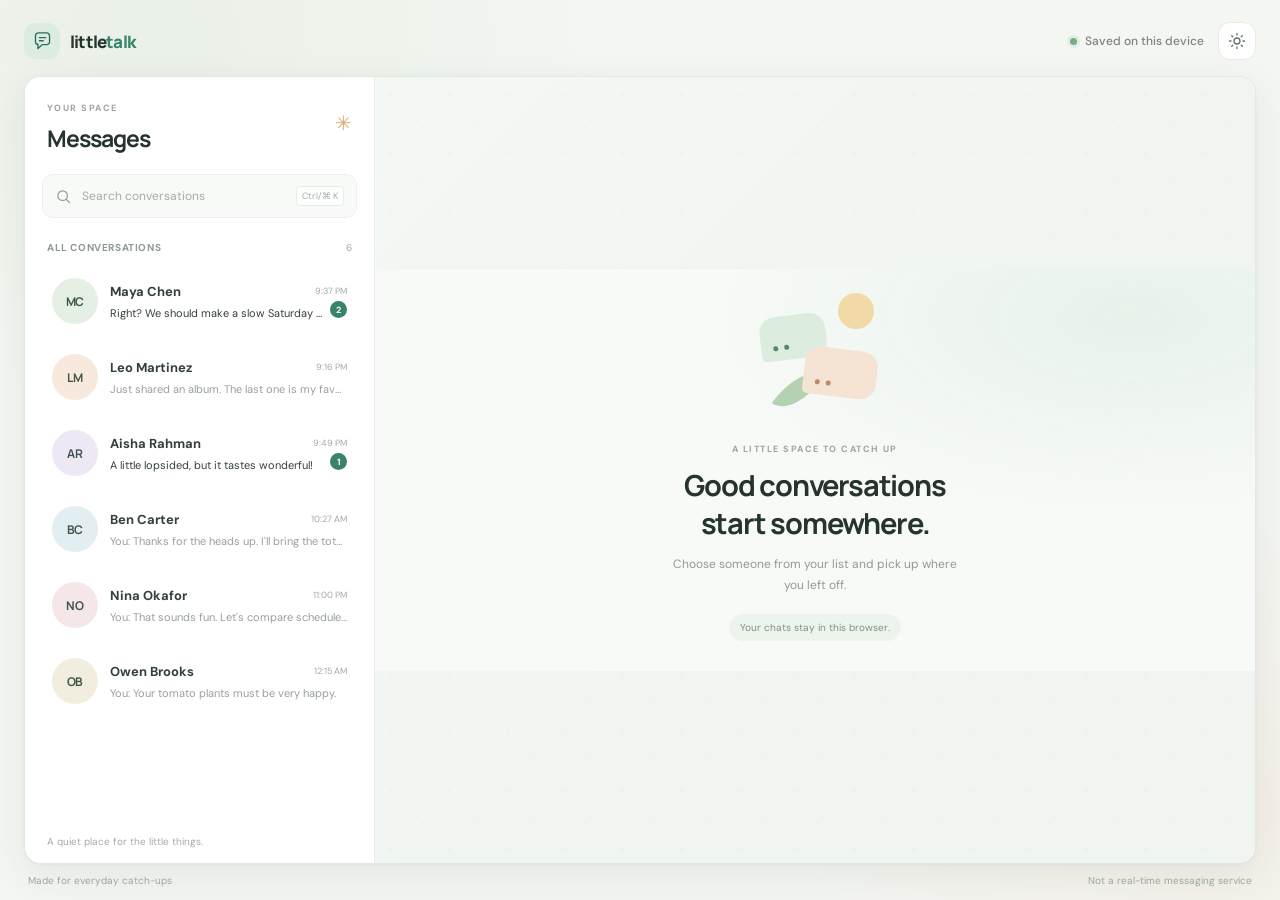
<file: chat-app/index.html>
<!doctype html>
<html lang="en">
  <head>
    <meta charset="utf-8">
    <meta name="viewport" content="width=device-width, initial-scale=1">
    <meta name="theme-color" content="#f4f6f2" id="theme-color-meta">
    <meta
      name="description"
      content="A simple, private chat demo that saves conversations in your browser."
    >
    <title>Conversations — Chat App</title>
    <link rel="preconnect" href="https://fonts.googleapis.com">
    <link rel="preconnect" href="https://fonts.gstatic.com" crossorigin>
    <link
      href="https://fonts.googleapis.com/css2?family=DM+Sans:wght@400;500;600;700&family=Manrope:wght@500;600;700;800&display=swap"
      rel="stylesheet"
    >
    <link rel="stylesheet" href="assets/css/style.css">
    <script src="assets/js/app.js" defer></script>
  </head>
  <body>
    <main class="app-shell">
      <header class="app-header">
        <a class="brand" href="./" aria-label="Chat App home">
          <span class="brand-mark" aria-hidden="true">
            <svg viewBox="0 0 32 32" focusable="false">
              <path d="M7 8.5A3.5 3.5 0 0 1 10.5 5h11A3.5 3.5 0 0 1 25 8.5v8a3.5 3.5 0 0 1-3.5 3.5h-5.8l-5.5 5v-5.2A3.5 3.5 0 0 1 7 16.5z"></path>
              <path d="M12 11h8M12 15h5"></path>
            </svg>
          </span>
          <span class="brand-name">little<span>talk</span></span>
        </a>
        <div class="header-actions">
          <div class="header-note">
            <span class="privacy-dot" aria-hidden="true"></span>
            Saved on this device
          </div>
          <button
            class="theme-toggle"
            id="theme-toggle"
            type="button"
            aria-label="Switch to dark theme"
            title="Switch to dark theme"
          >
            <svg class="theme-icon theme-icon-sun" viewBox="0 0 24 24" aria-hidden="true" focusable="false">
              <circle cx="12" cy="12" r="4"></circle>
              <path d="M12 2v2m0 16v2M4.93 4.93l1.42 1.42m11.3 11.3 1.42 1.42M2 12h2m16 0h2M4.93 19.07l1.42-1.42m11.3-11.3 1.42-1.42"></path>
            </svg>
            <svg class="theme-icon theme-icon-moon" viewBox="0 0 24 24" aria-hidden="true" focusable="false">
              <path d="M20.2 15.2A8.4 8.4 0 0 1 8.8 3.8 8.5 8.5 0 1 0 20.2 15.2Z"></path>
            </svg>
          </button>
        </div>
      </header>

      <div id="storage-notice" class="storage-notice" role="status" hidden></div>

      <div class="messaging-layout" id="messaging-layout">
        <aside class="contacts-panel" id="contacts-panel" aria-label="Conversations">
          <div class="contacts-heading">
            <div>
              <p class="eyebrow">YOUR SPACE</p>
              <h1>Messages</h1>
            </div>
            <span class="heading-spark" aria-hidden="true">✳</span>
          </div>

          <label class="search-box" for="contact-search">
            <svg viewBox="0 0 24 24" aria-hidden="true" focusable="false">
              <circle cx="10.8" cy="10.8" r="6.8"></circle>
              <path d="m16 16 4.5 4.5"></path>
            </svg>
            <input
              id="contact-search"
              type="search"
              placeholder="Search conversations"
              autocomplete="off"
              aria-label="Search contacts by name"
            >
            <kbd aria-hidden="true">Ctrl/⌘ K</kbd>
          </label>

          <div class="list-caption">
            <h2>All conversations</h2>
            <span id="contact-count" class="contact-count" aria-live="polite"></span>
          </div>
          <ul class="contact-list" id="contact-list" aria-label="Contact list"></ul>
          <p class="sidebar-footnote">
            A quiet place for the little things.
          </p>
        </aside>

        <section class="conversation-panel" id="conversation-panel" aria-label="Chat">
          <section class="conversation-empty" id="conversation-empty" aria-labelledby="welcome-title">
            <div class="empty-art" aria-hidden="true">
              <span class="art-sun"></span>
              <span class="art-bubble art-bubble-one"></span>
              <span class="art-bubble art-bubble-two"></span>
              <span class="art-leaf"></span>
            </div>
            <p class="eyebrow">A LITTLE SPACE TO CATCH UP</p>
            <h2 id="welcome-title">Good conversations<br>start somewhere.</h2>
            <p class="empty-copy">Choose someone from your list and pick up where you left off.</p>
            <span class="empty-hint">Your chats stay in this browser.</span>
          </section>

          <div class="active-conversation" id="active-conversation" hidden>
            <header class="conversation-header">
              <button
                class="icon-button back-button"
                id="back-button"
                type="button"
                aria-label="Back to contacts"
              >
                <svg viewBox="0 0 24 24" aria-hidden="true" focusable="false">
                  <path d="m15 18-6-6 6-6"></path>
                </svg>
              </button>
              <div class="conversation-person" id="conversation-person"></div>
              <div class="conversation-actions">
                <span class="local-label">
                  <span class="privacy-dot" aria-hidden="true"></span>
                  On this device
                </span>
                <button class="icon-button clear-button" id="clear-button" type="button" aria-label="Clear this chat">
                  <svg viewBox="0 0 24 24" aria-hidden="true" focusable="false">
                    <path d="M4.5 7h15M9 7V4.5h6V7m2 0-.8 12H7.8L7 7m3.5 3v5m3-5v5"></path>
                  </svg>
                </button>
              </div>
            </header>

            <div class="message-area" id="message-area">
              <div class="thread-intro" id="thread-intro"></div>
              <div class="message-list" id="message-list" role="log" aria-live="polite" aria-relevant="additions text"></div>
            </div>

            <form class="composer" id="message-form" novalidate>
              <label class="sr-only" for="message-input">Write a message</label>
              <textarea
                id="message-input"
                name="message"
                rows="1"
                maxlength="2000"
                placeholder="Write a message…"
                aria-describedby="composer-help"
                disabled
              ></textarea>
              <span class="composer-divider" aria-hidden="true"></span>
              <div class="composer-footer">
                <p id="composer-help" class="composer-help">Enter to send · Shift + Enter for a new line</p>
                <button class="send-button" id="send-button" type="submit" disabled>
                  <span>Send</span>
                  <svg viewBox="0 0 24 24" aria-hidden="true" focusable="false">
                    <path d="M4 12h15m-6-6 6 6-6 6"></path>
                  </svg>
                </button>
              </div>
            </form>
          </div>
        </section>
      </div>
      <footer class="app-footer">
        <span>Made for everyday catch-ups</span>
        <span>Not a real-time messaging service</span>
      </footer>
    </main>
  </body>
</html>
</file>
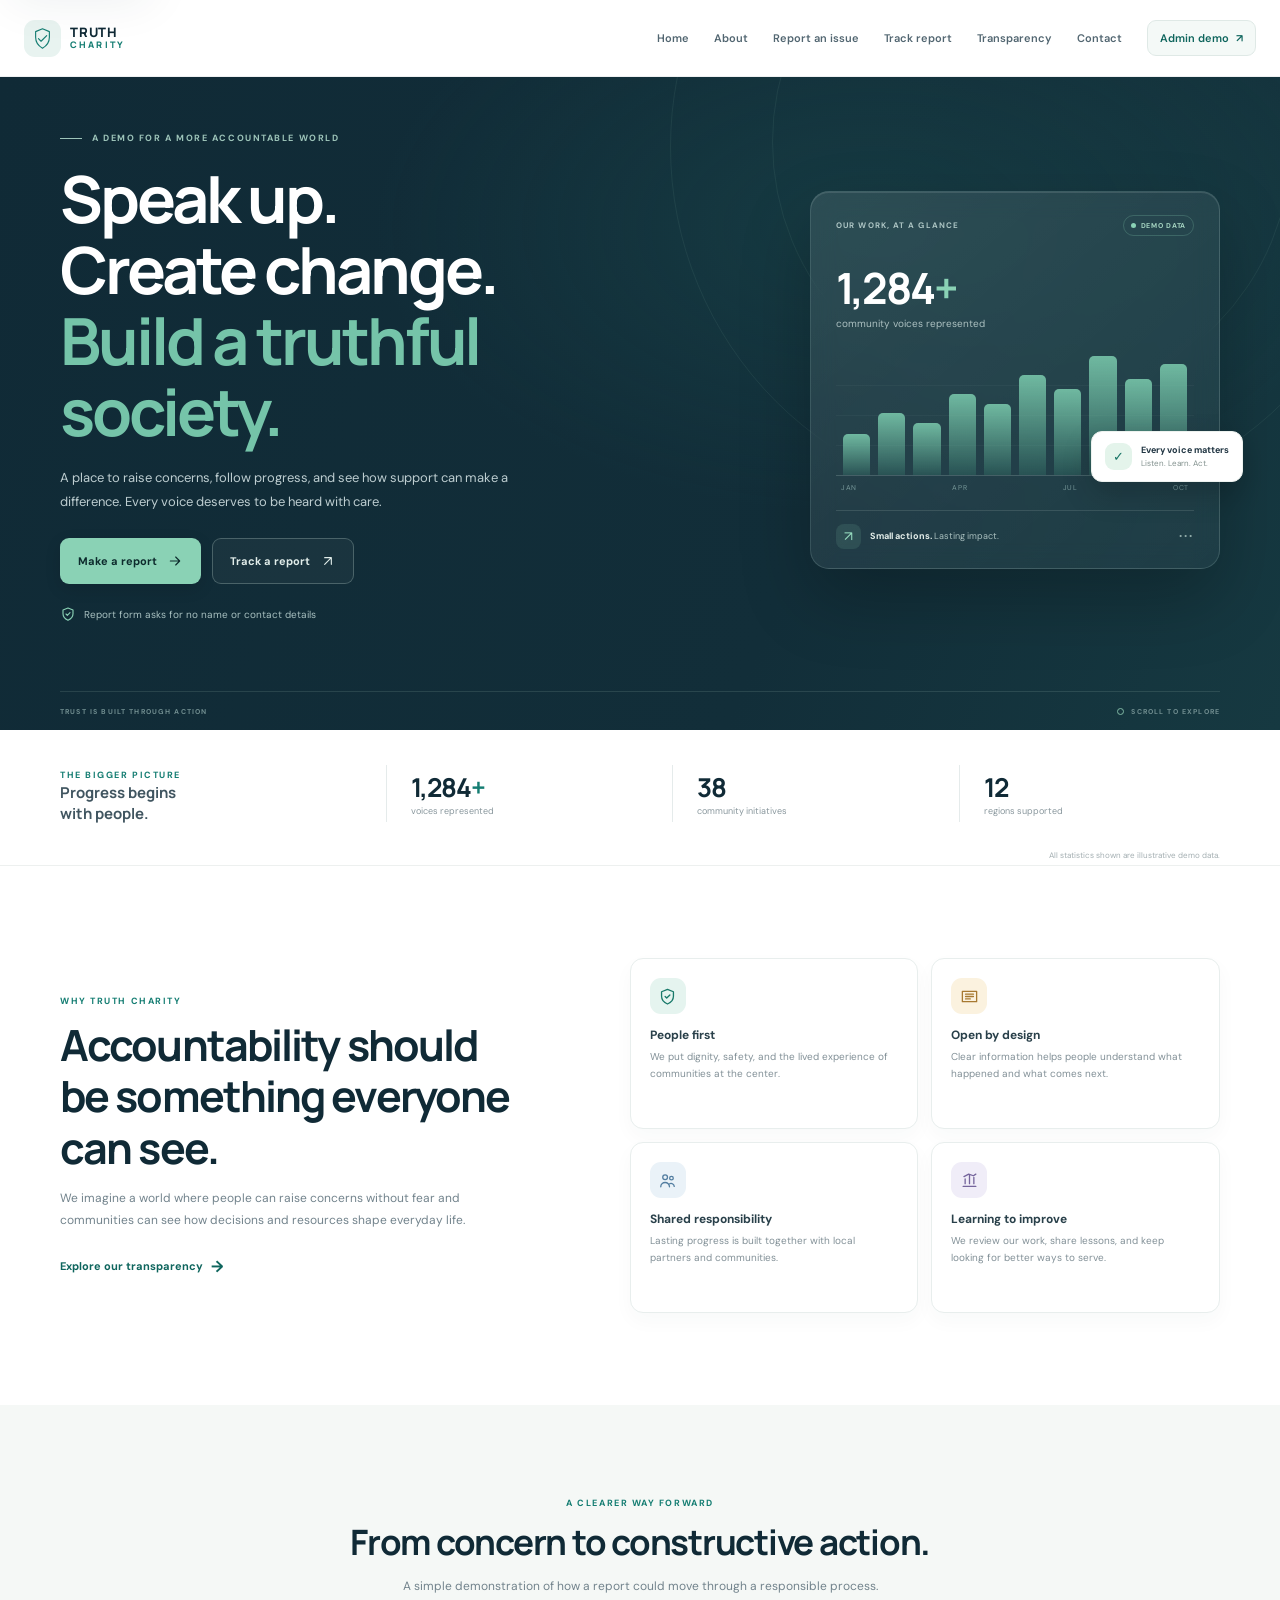
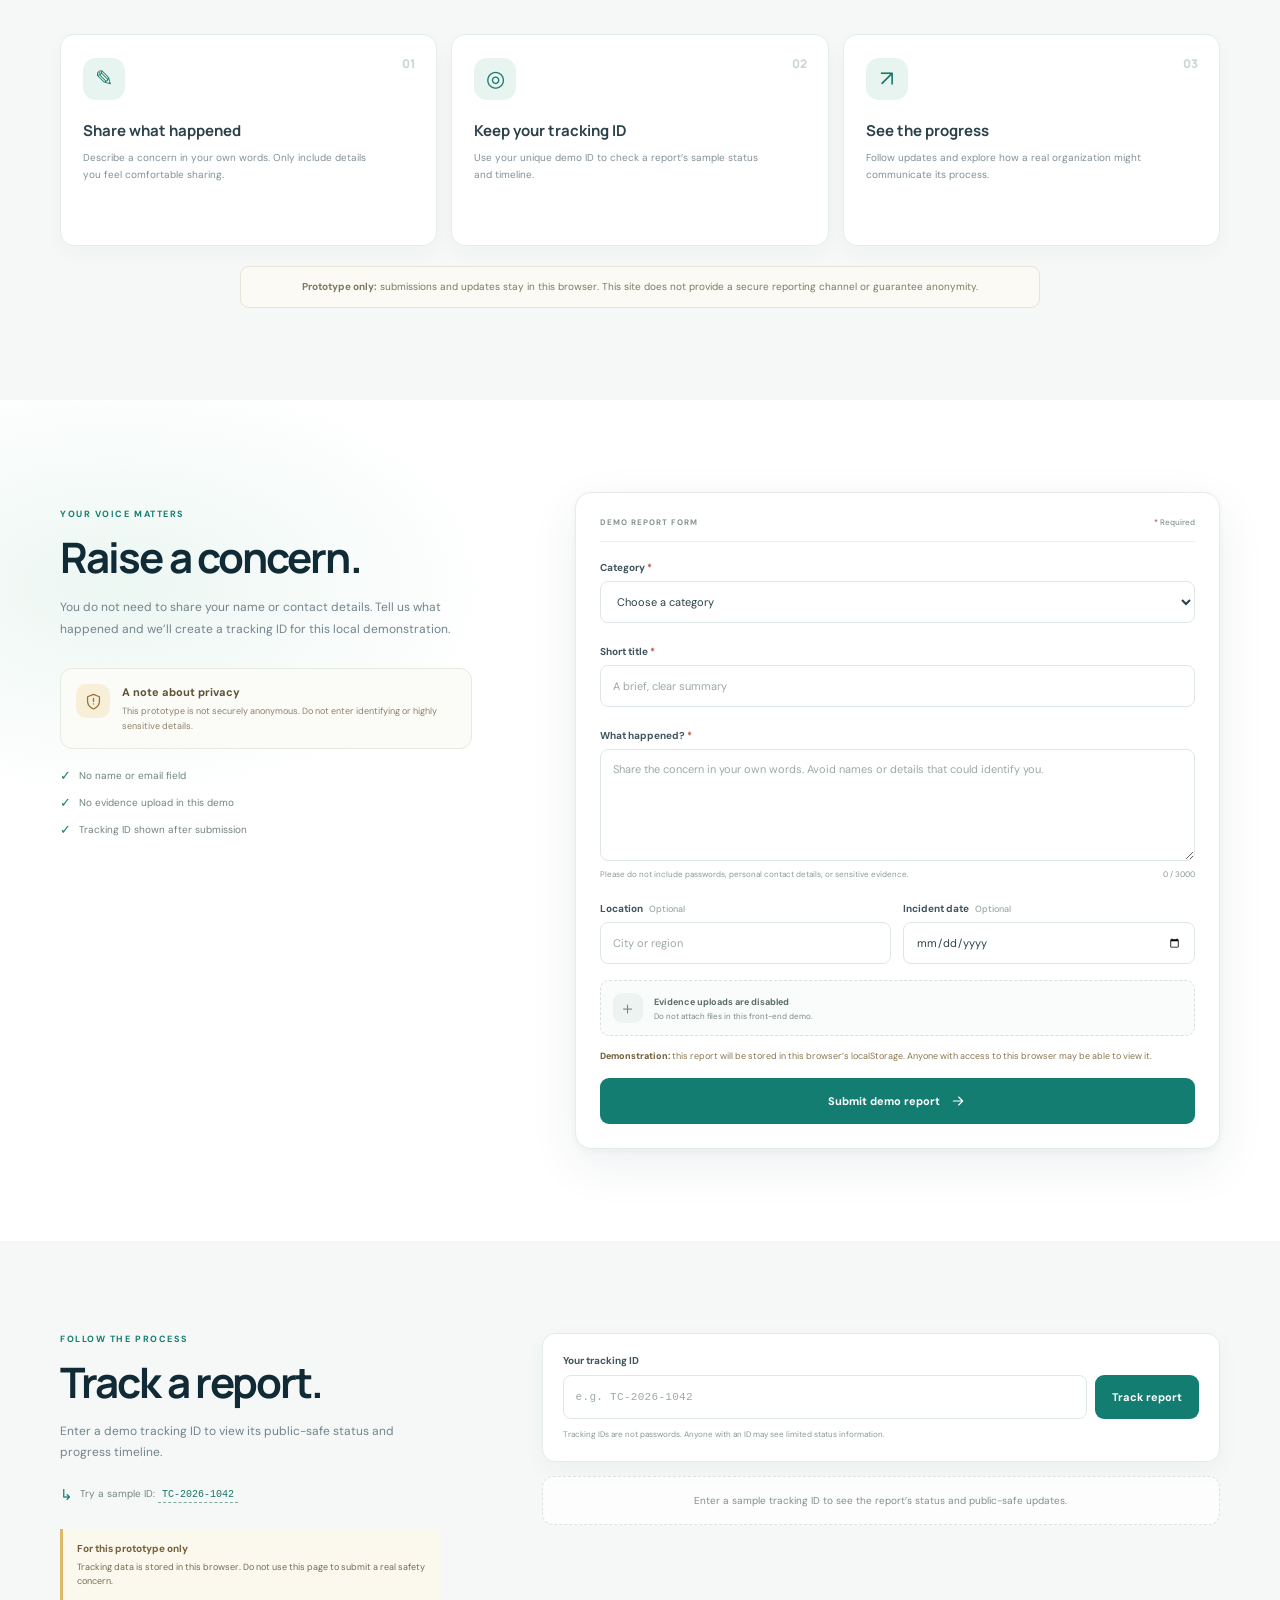
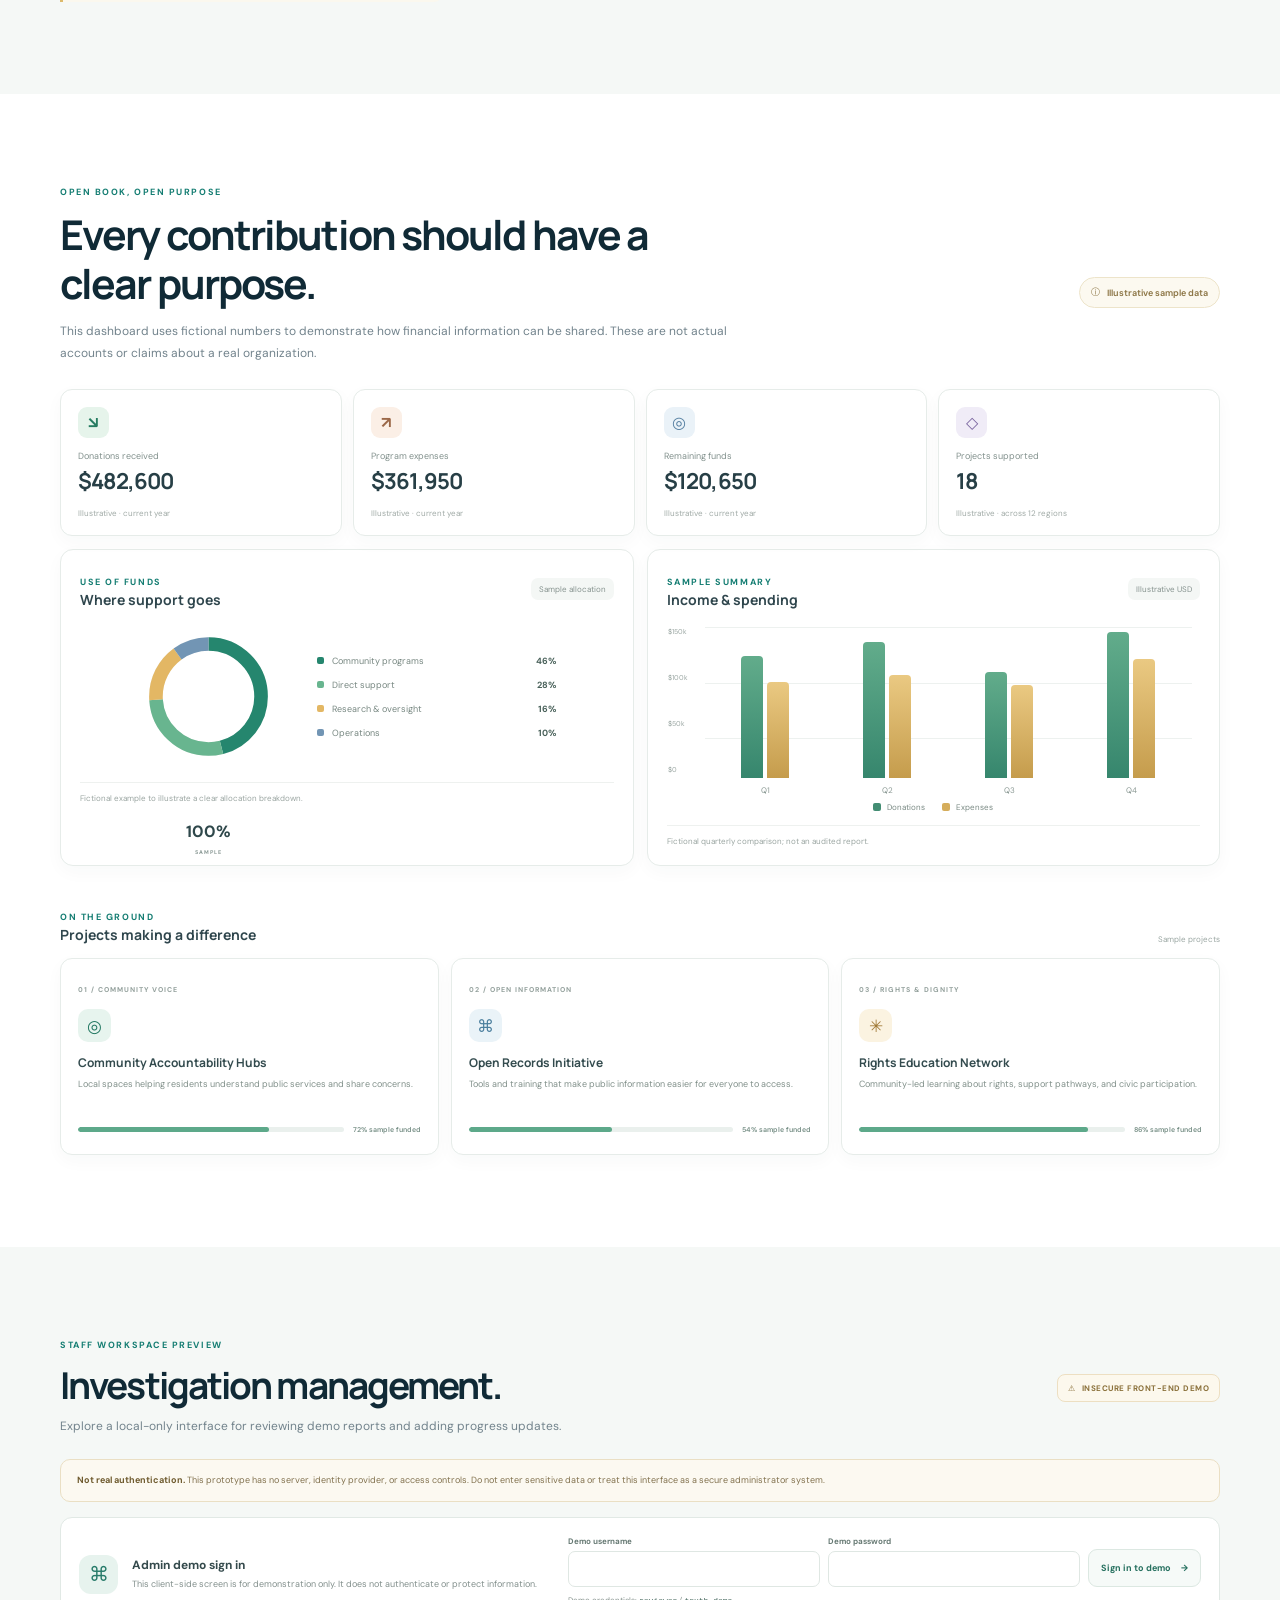
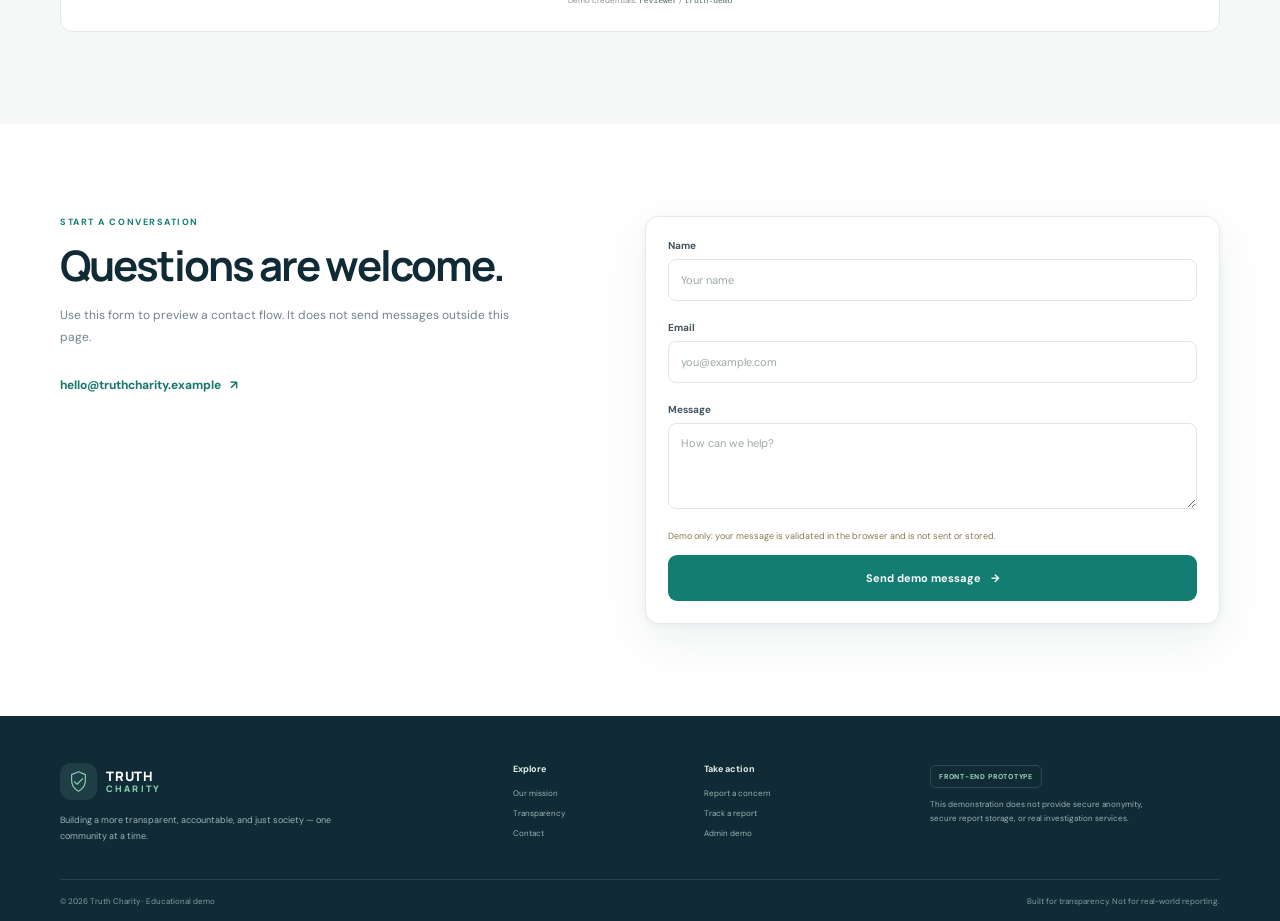
<file: truth-charity-center/index.html>
<!doctype html>
<html lang="en">
  <head>
    <meta charset="utf-8">
    <meta name="viewport" content="width=device-width, initial-scale=1">
    <meta name="theme-color" content="#102a36">
    <meta
      name="description"
      content="Truth Charity is a front-end demonstration of a transparency and social accountability platform."
    >
    <title>Truth Charity — Speak up. Create change.</title>
    <link rel="preconnect" href="https://fonts.googleapis.com">
    <link rel="preconnect" href="https://fonts.gstatic.com" crossorigin>
    <link
      href="https://fonts.googleapis.com/css2?family=DM+Sans:wght@400;500;600;700&family=Manrope:wght@500;600;700;800&display=swap"
      rel="stylesheet"
    >
    <link rel="stylesheet" href="style.css">
    <script src="script.js" defer></script>
  </head>
  <body>
    <a class="skip-link" href="#main-content">Skip to content</a>

    <header class="site-header">
      <div class="header-inner">
        <a class="brand" href="#home" aria-label="Truth Charity home">
          <span class="brand-mark" aria-hidden="true">
            <svg viewBox="0 0 40 40" focusable="false">
              <path d="M20 4.5 31 9v9.1c0 8.3-5.3 14.3-11 17.4-5.7-3.1-11-9.1-11-17.4V9l11-4.5Z"></path>
              <path d="m13.5 20.2 4.2 4.2 9-9"></path>
            </svg>
          </span>
          <span class="brand-text">TRUTH<span>CHARITY</span></span>
        </a>

        <button
          class="menu-toggle"
          id="menu-toggle"
          type="button"
          aria-expanded="false"
          aria-controls="primary-navigation"
          aria-label="Open navigation menu"
        >
          <span></span><span></span><span></span>
        </button>

        <nav class="primary-navigation" id="primary-navigation" aria-label="Main navigation">
          <a href="#home">Home</a>
          <a href="#about">About</a>
          <a href="#report">Report an issue</a>
          <a href="#track">Track report</a>
          <a href="#transparency">Transparency</a>
          <a href="#contact">Contact</a>
          <a class="nav-admin-link" href="#admin">Admin demo <span aria-hidden="true">↗</span></a>
        </nav>
      </div>
    </header>

    <main id="main-content">
      <section class="hero-section" id="home" aria-labelledby="hero-title">
        <div class="hero-glow hero-glow-one" aria-hidden="true"></div>
        <div class="hero-glow hero-glow-two" aria-hidden="true"></div>
        <div class="hero-inner page-container">
          <div class="hero-copy">
            <p class="hero-kicker"><span class="kicker-line"></span> A DEMO FOR A MORE ACCOUNTABLE WORLD</p>
            <h1 id="hero-title">Speak up.<br>Create change.<br><span>Build a truthful society.</span></h1>
            <p class="hero-description">
              A place to raise concerns, follow progress, and see how support can make a difference.
              Every voice deserves to be heard with care.
            </p>
            <div class="hero-actions">
              <a class="button button-primary" href="#report">
                Make a report
                <svg viewBox="0 0 24 24" aria-hidden="true" focusable="false"><path d="M5 12h14m-6-6 6 6-6 6"></path></svg>
              </a>
              <a class="button button-quiet" href="#track">
                Track a report
                <svg viewBox="0 0 24 24" aria-hidden="true" focusable="false"><path d="M7 17 17 7M7 7h10v10"></path></svg>
              </a>
            </div>
            <p class="hero-note">
              <svg viewBox="0 0 24 24" aria-hidden="true" focusable="false"><path d="M12 3 4.5 6v5.7c0 4.6 3.2 7.9 7.5 9.8 4.3-1.9 7.5-5.2 7.5-9.8V6L12 3Z"></path><path d="m9 12 2 2 4-4"></path></svg>
              Report form asks for no name or contact details
            </p>
          </div>

          <div class="hero-visual" aria-label="Illustrative impact snapshot">
            <div class="hero-card-top">
              <span class="hero-card-label">OUR WORK, AT A GLANCE</span>
              <span class="demo-pill"><span></span> DEMO DATA</span>
            </div>
            <div class="hero-impact-number">1,284<span>+</span></div>
            <p class="hero-impact-caption">community voices represented</p>
            <div class="hero-chart" aria-hidden="true">
              <span style="--bar-height: 34%"></span>
              <span style="--bar-height: 52%"></span>
              <span style="--bar-height: 43%"></span>
              <span style="--bar-height: 68%"></span>
              <span style="--bar-height: 59%"></span>
              <span style="--bar-height: 84%"></span>
              <span style="--bar-height: 72%"></span>
              <span style="--bar-height: 100%"></span>
              <span style="--bar-height: 80%"></span>
              <span style="--bar-height: 93%"></span>
            </div>
            <div class="hero-chart-labels"><span>JAN</span><span>APR</span><span>JUL</span><span>OCT</span></div>
            <div class="hero-card-footer">
              <span class="hero-footer-icon" aria-hidden="true">↗</span>
              <span><strong>Small actions.</strong> Lasting impact.</span>
              <span class="hero-footer-dots" aria-hidden="true">•••</span>
            </div>
            <div class="floating-note">
              <span class="floating-note-icon" aria-hidden="true">✓</span>
              <span><strong>Every voice matters</strong><small>Listen. Learn. Act.</small></span>
            </div>
          </div>
        </div>
        <div class="hero-bottom-line page-container">
          <span>TRUST IS BUILT THROUGH ACTION</span>
          <span class="hero-scroll"><span></span> SCROLL TO EXPLORE</span>
        </div>
      </section>

      <section class="impact-strip" aria-label="Illustrative impact statistics">
        <div class="page-container impact-inner">
          <div class="impact-intro">
            <span class="eyebrow">THE BIGGER PICTURE</span>
            <p>Progress begins<br>with people.</p>
          </div>
          <div class="impact-stat">
            <strong>1,284<span>+</span></strong>
            <span>voices represented</span>
          </div>
          <div class="impact-stat">
            <strong>38</strong>
            <span>community initiatives</span>
          </div>
          <div class="impact-stat">
            <strong>12</strong>
            <span>regions supported</span>
          </div>
          <p class="sample-caption">All statistics shown are illustrative demo data.</p>
        </div>
      </section>

      <section class="section-block about-section" id="about" aria-labelledby="about-title">
        <div class="page-container about-grid">
          <div class="about-heading">
            <p class="eyebrow">WHY TRUTH CHARITY</p>
            <h2 id="about-title">Accountability should be something everyone can see.</h2>
            <p class="section-lead">
              We imagine a world where people can raise concerns without fear and communities can
              see how decisions and resources shape everyday life.
            </p>
            <a class="text-link" href="#transparency">Explore our transparency <span aria-hidden="true">→</span></a>
          </div>
          <div class="values-grid">
            <article class="value-card">
              <span class="value-icon value-icon-teal" aria-hidden="true">
                <svg viewBox="0 0 24 24" focusable="false"><path d="M12 3 4.5 6v5.7c0 4.6 3.2 7.9 7.5 9.8 4.3-1.9 7.5-5.2 7.5-9.8V6L12 3Z"></path><path d="m9 12 2 2 4-4"></path></svg>
              </span>
              <h3>People first</h3>
              <p>We put dignity, safety, and the lived experience of communities at the center.</p>
            </article>
            <article class="value-card">
              <span class="value-icon value-icon-gold" aria-hidden="true">
                <svg viewBox="0 0 24 24" focusable="false"><path d="M3 5.5h18v13H3z"></path><path d="M7 9h10M7 12h10M7 15h6"></path></svg>
              </span>
              <h3>Open by design</h3>
              <p>Clear information helps people understand what happened and what comes next.</p>
            </article>
            <article class="value-card">
              <span class="value-icon value-icon-blue" aria-hidden="true">
                <svg viewBox="0 0 24 24" focusable="false"><circle cx="9" cy="8" r="3"></circle><circle cx="17" cy="9" r="2.3"></circle><path d="M3.5 20a5.5 5.5 0 0 1 11 0m.5-4a4 4 0 0 1 5.5 3.5"></path></svg>
              </span>
              <h3>Shared responsibility</h3>
              <p>Lasting progress is built together with local partners and communities.</p>
            </article>
            <article class="value-card">
              <span class="value-icon value-icon-purple" aria-hidden="true">
                <svg viewBox="0 0 24 24" focusable="false"><path d="M4 19.5h16M6.5 16V10m5.5 6V5m5.5 11v-8"></path><path d="m5 7 6-3 6 2 3-2"></path></svg>
              </span>
              <h3>Learning to improve</h3>
              <p>We review our work, share lessons, and keep looking for better ways to serve.</p>
            </article>
          </div>
        </div>
      </section>

      <section class="section-block how-section" aria-labelledby="how-title">
        <div class="page-container">
          <div class="section-heading centered-heading">
            <p class="eyebrow">A CLEARER WAY FORWARD</p>
            <h2 id="how-title">From concern to constructive action.</h2>
            <p class="section-lead">A simple demonstration of how a report could move through a responsible process.</p>
          </div>
          <div class="steps-grid">
            <article class="step-card">
              <span class="step-number">01</span>
              <span class="step-icon" aria-hidden="true">✎</span>
              <h3>Share what happened</h3>
              <p>Describe a concern in your own words. Only include details you feel comfortable sharing.</p>
            </article>
            <article class="step-card">
              <span class="step-number">02</span>
              <span class="step-icon" aria-hidden="true">◎</span>
              <h3>Keep your tracking ID</h3>
              <p>Use your unique demo ID to check a report’s sample status and timeline.</p>
            </article>
            <article class="step-card">
              <span class="step-number">03</span>
              <span class="step-icon" aria-hidden="true">↗</span>
              <h3>See the progress</h3>
              <p>Follow updates and explore how a real organization might communicate its process.</p>
            </article>
          </div>
          <p class="demo-caveat">
            <strong>Prototype only:</strong> submissions and updates stay in this browser. This site does not provide
            a secure reporting channel or guarantee anonymity.
          </p>
        </div>
      </section>

      <section class="section-block report-section" id="report" aria-labelledby="report-title">
        <div class="page-container form-layout">
          <div class="form-aside">
            <p class="eyebrow">YOUR VOICE MATTERS</p>
            <h2 id="report-title">Raise a concern.</h2>
            <p class="section-lead">
              You do not need to share your name or contact details. Tell us what happened and we’ll
              create a tracking ID for this local demonstration.
            </p>
            <div class="privacy-card">
              <span class="privacy-card-icon" aria-hidden="true">
                <svg viewBox="0 0 24 24" focusable="false"><path d="M12 3 4.5 6v5.7c0 4.6 3.2 7.9 7.5 9.8 4.3-1.9 7.5-5.2 7.5-9.8V6L12 3Z"></path><path d="M12 8v4m0 3h.01"></path></svg>
              </span>
              <div>
                <h3>A note about privacy</h3>
                <p>This prototype is not securely anonymous. Do not enter identifying or highly sensitive details.</p>
              </div>
            </div>
            <ul class="form-promises">
              <li><span aria-hidden="true">✓</span> No name or email field</li>
              <li><span aria-hidden="true">✓</span> No evidence upload in this demo</li>
              <li><span aria-hidden="true">✓</span> Tracking ID shown after submission</li>
            </ul>
          </div>

          <div class="form-card">
            <div class="form-card-heading">
              <span class="form-step-label">DEMO REPORT FORM</span>
              <span class="required-note"><span aria-hidden="true">*</span> Required</span>
            </div>
            <form id="report-form" novalidate>
              <div class="field-group">
                <label for="report-category">Category <span aria-hidden="true">*</span></label>
                <select id="report-category" name="category" required aria-describedby="category-error">
                  <option value="">Choose a category</option>
                  <option>Corruption</option>
                  <option>Human Rights Violation</option>
                  <option>Abuse of Power</option>
                  <option>Fraud</option>
                  <option>Discrimination</option>
                  <option>Environmental Issues</option>
                  <option>Public Service Misconduct</option>
                  <option>Other</option>
                </select>
                <span class="field-error" id="category-error"></span>
              </div>
              <div class="field-group">
                <label for="report-title-input">Short title <span aria-hidden="true">*</span></label>
                <input id="report-title-input" name="title" type="text" maxlength="100" required
                  placeholder="A brief, clear summary" aria-describedby="title-error">
                <span class="field-error" id="title-error"></span>
              </div>
              <div class="field-group">
                <label for="report-description">What happened? <span aria-hidden="true">*</span></label>
                <textarea id="report-description" name="description" rows="5" maxlength="3000" required
                  placeholder="Share the concern in your own words. Avoid names or details that could identify you."
                  aria-describedby="description-help description-error"></textarea>
                <div class="field-meta">
                  <span id="description-help">Please do not include passwords, personal contact details, or sensitive evidence.</span>
                  <span id="description-count">0 / 3000</span>
                </div>
                <span class="field-error" id="description-error"></span>
              </div>
              <div class="field-row">
                <div class="field-group">
                  <label for="report-location">Location <span class="optional-label">Optional</span></label>
                  <input id="report-location" name="location" type="text" maxlength="120" placeholder="City or region">
                </div>
                <div class="field-group">
                  <label for="incident-date">Incident date <span class="optional-label">Optional</span></label>
                  <input id="incident-date" name="incidentDate" type="date">
                </div>
              </div>
              <div class="evidence-placeholder">
                <span aria-hidden="true">＋</span>
                <div><strong>Evidence uploads are disabled</strong><small>Do not attach files in this front-end demo.</small></div>
              </div>
              <p class="form-demo-warning">
                <strong>Demonstration:</strong> this report will be stored in this browser’s localStorage.
                Anyone with access to this browser may be able to view it.
              </p>
              <button class="button button-submit" id="report-submit" type="submit">
                Submit demo report
                <svg viewBox="0 0 24 24" aria-hidden="true" focusable="false"><path d="M5 12h14m-6-6 6 6-6 6"></path></svg>
              </button>
            </form>

            <section class="submission-success" id="submission-success" role="status" aria-labelledby="success-title" hidden>
              <span class="success-icon" aria-hidden="true">✓</span>
              <p class="eyebrow">DEMO SUBMISSION COMPLETE</p>
              <h3 id="success-title">Your report is saved in this browser.</h3>
              <p>Keep this tracking ID to look up this report later. It is not a secure channel.</p>
              <div class="tracking-id-box">
                <code id="generated-tracking-id"></code>
                <button class="copy-button" id="copy-tracking-id" type="button" aria-label="Copy tracking ID">Copy</button>
              </div>
              <span class="copy-feedback" id="copy-feedback" aria-live="polite"></span>
              <button class="text-button" id="new-report-button" type="button">Submit another report</button>
            </section>
          </div>
        </div>
      </section>

      <section class="section-block tracking-section" id="track" aria-labelledby="track-title">
        <div class="page-container tracking-layout">
          <div class="tracking-intro">
            <p class="eyebrow">FOLLOW THE PROCESS</p>
            <h2 id="track-title">Track a report.</h2>
            <p class="section-lead">Enter a demo tracking ID to view its public-safe status and progress timeline.</p>
            <div class="sample-id-tip">
              <span aria-hidden="true">↳</span>
              <span>Try a sample ID: <button type="button" class="inline-id-button" data-sample-id="TC-2026-1042">TC-2026-1042</button></span>
            </div>
            <div class="tracking-caution">
              <strong>For this prototype only</strong>
              <p>Tracking data is stored in this browser. Do not use this page to submit a real safety concern.</p>
            </div>
          </div>
          <div class="tracking-content">
            <form class="tracking-form" id="tracking-form" novalidate>
              <label for="tracking-id-input">Your tracking ID</label>
              <div class="tracking-input-row">
                <input id="tracking-id-input" name="trackingId" type="text" maxlength="40"
                  placeholder="e.g. TC-2026-1042" autocomplete="off" required
                  aria-describedby="tracking-help tracking-error">
                <button class="button button-track" type="submit">Track report</button>
              </div>
              <span class="tracking-help" id="tracking-help">Tracking IDs are not passwords. Anyone with an ID may see limited status information.</span>
              <span class="field-error" id="tracking-error"></span>
            </form>
            <div class="tracking-result" id="tracking-result" aria-live="polite"></div>
          </div>
        </div>
      </section>

      <section class="section-block transparency-section" id="transparency" aria-labelledby="transparency-title">
        <div class="page-container">
          <div class="transparency-heading">
            <div>
              <p class="eyebrow">OPEN BOOK, OPEN PURPOSE</p>
              <h2 id="transparency-title">Every contribution should have a clear purpose.</h2>
            </div>
            <span class="illustrative-badge"><span aria-hidden="true">ⓘ</span> Illustrative sample data</span>
          </div>
          <p class="section-lead transparency-lead">
            This dashboard uses fictional numbers to demonstrate how financial information can be shared.
            These are not actual accounts or claims about a real organization.
          </p>
          <div class="finance-stats">
            <article class="finance-stat">
              <span class="finance-icon donation-icon" aria-hidden="true">↘</span>
              <span class="finance-label">Donations received</span>
              <strong>$482,600</strong>
              <span class="finance-period">Illustrative · current year</span>
            </article>
            <article class="finance-stat">
              <span class="finance-icon expense-icon" aria-hidden="true">↗</span>
              <span class="finance-label">Program expenses</span>
              <strong>$361,950</strong>
              <span class="finance-period">Illustrative · current year</span>
            </article>
            <article class="finance-stat">
              <span class="finance-icon remaining-icon" aria-hidden="true">◎</span>
              <span class="finance-label">Remaining funds</span>
              <strong>$120,650</strong>
              <span class="finance-period">Illustrative · current year</span>
            </article>
            <article class="finance-stat">
              <span class="finance-icon project-icon" aria-hidden="true">◇</span>
              <span class="finance-label">Projects supported</span>
              <strong>18</strong>
              <span class="finance-period">Illustrative · across 12 regions</span>
            </article>
          </div>

          <div class="transparency-grid">
            <article class="chart-card allocation-card">
              <div class="chart-heading">
                <div><span class="eyebrow">USE OF FUNDS</span><h3>Where support goes</h3></div>
                <span class="chart-range">Sample allocation</span>
              </div>
              <div class="allocation-chart-layout">
                <svg class="donut-chart" viewBox="0 0 160 160" role="img" aria-labelledby="donut-title donut-description">
                  <title id="donut-title">Illustrative allocation of funds</title>
                  <desc id="donut-description">Community programs 46 percent, direct support 28 percent, research and oversight 16 percent, and operations 10 percent.</desc>
                  <circle class="donut-track" cx="80" cy="80" r="58"></circle>
                  <circle class="donut-segment segment-community" cx="80" cy="80" r="58" pathLength="100" stroke-dasharray="46 54" stroke-dashoffset="0"></circle>
                  <circle class="donut-segment segment-support" cx="80" cy="80" r="58" pathLength="100" stroke-dasharray="28 72" stroke-dashoffset="-46"></circle>
                  <circle class="donut-segment segment-research" cx="80" cy="80" r="58" pathLength="100" stroke-dasharray="16 84" stroke-dashoffset="-74"></circle>
                  <circle class="donut-segment segment-operations" cx="80" cy="80" r="58" pathLength="100" stroke-dasharray="10 90" stroke-dashoffset="-90"></circle>
                  <text x="80" y="75" class="donut-center-label">100%</text>
                  <text x="80" y="94" class="donut-center-caption">SAMPLE</text>
                </svg>
                <ul class="chart-legend">
                  <li><span class="legend-swatch swatch-community"></span><span>Community programs</span><strong>46%</strong></li>
                  <li><span class="legend-swatch swatch-support"></span><span>Direct support</span><strong>28%</strong></li>
                  <li><span class="legend-swatch swatch-research"></span><span>Research &amp; oversight</span><strong>16%</strong></li>
                  <li><span class="legend-swatch swatch-operations"></span><span>Operations</span><strong>10%</strong></li>
                </ul>
              </div>
              <p class="chart-footnote">Fictional example to illustrate a clear allocation breakdown.</p>
            </article>

            <article class="chart-card giving-card">
              <div class="chart-heading">
                <div><span class="eyebrow">SAMPLE SUMMARY</span><h3>Income &amp; spending</h3></div>
                <span class="chart-range">Illustrative USD</span>
              </div>
              <div class="bar-chart" role="img" aria-label="Illustrative income and spending across four quarters">
                <div class="bar-chart-scale"><span>$150k</span><span>$100k</span><span>$50k</span><span>$0</span></div>
                <div class="bar-chart-gridline gridline-one"></div>
                <div class="bar-chart-gridline gridline-two"></div>
                <div class="bar-chart-gridline gridline-three"></div>
                <div class="bar-groups">
                  <div class="bar-group"><div class="bar-pair"><span class="bar income-bar" style="--bar-size: 84%"></span><span class="bar spend-bar" style="--bar-size: 66%"></span></div><span>Q1</span></div>
                  <div class="bar-group"><div class="bar-pair"><span class="bar income-bar" style="--bar-size: 93%"></span><span class="bar spend-bar" style="--bar-size: 71%"></span></div><span>Q2</span></div>
                  <div class="bar-group"><div class="bar-pair"><span class="bar income-bar" style="--bar-size: 73%"></span><span class="bar spend-bar" style="--bar-size: 64%"></span></div><span>Q3</span></div>
                  <div class="bar-group"><div class="bar-pair"><span class="bar income-bar" style="--bar-size: 100%"></span><span class="bar spend-bar" style="--bar-size: 82%"></span></div><span>Q4</span></div>
                </div>
              </div>
              <div class="bar-legend"><span><i class="income-swatch"></i>Donations</span><span><i class="spend-swatch"></i>Expenses</span></div>
              <p class="chart-footnote">Fictional quarterly comparison; not an audited report.</p>
            </article>
          </div>

          <div class="projects-heading">
            <div><span class="eyebrow">ON THE GROUND</span><h3>Projects making a difference</h3></div>
            <span class="project-sample-note">Sample projects</span>
          </div>
          <div class="projects-grid">
            <article class="project-card">
              <span class="project-number">01 / COMMUNITY VOICE</span>
              <span class="project-mark project-mark-green" aria-hidden="true">◎</span>
              <h4>Community Accountability Hubs</h4>
              <p>Local spaces helping residents understand public services and share concerns.</p>
              <div class="project-progress"><span><i style="width: 72%"></i></span><b>72% sample funded</b></div>
            </article>
            <article class="project-card">
              <span class="project-number">02 / OPEN INFORMATION</span>
              <span class="project-mark project-mark-blue" aria-hidden="true">⌘</span>
              <h4>Open Records Initiative</h4>
              <p>Tools and training that make public information easier for everyone to access.</p>
              <div class="project-progress"><span><i style="width: 54%"></i></span><b>54% sample funded</b></div>
            </article>
            <article class="project-card">
              <span class="project-number">03 / RIGHTS &amp; DIGNITY</span>
              <span class="project-mark project-mark-gold" aria-hidden="true">✳</span>
              <h4>Rights Education Network</h4>
              <p>Community-led learning about rights, support pathways, and civic participation.</p>
              <div class="project-progress"><span><i style="width: 86%"></i></span><b>86% sample funded</b></div>
            </article>
          </div>
        </div>
      </section>

      <section class="section-block admin-section" id="admin" aria-labelledby="admin-title">
        <div class="page-container">
          <div class="admin-heading">
            <div>
              <p class="eyebrow">STAFF WORKSPACE PREVIEW</p>
              <h2 id="admin-title">Investigation management.</h2>
              <p class="section-lead">Explore a local-only interface for reviewing demo reports and adding progress updates.</p>
            </div>
            <span class="admin-demo-badge"><span aria-hidden="true">⚠</span> INSECURE FRONT-END DEMO</span>
          </div>
          <div class="admin-warning" role="note">
            <strong>Not real authentication.</strong>
            This prototype has no server, identity provider, or access controls. Do not enter sensitive data or treat
            this interface as a secure administrator system.
          </div>
          <div class="admin-gate" id="admin-gate">
            <div class="admin-gate-icon" aria-hidden="true">⌘</div>
            <div class="admin-gate-copy">
              <h3 id="admin-gate-title">Admin demo sign in</h3>
              <p>This client-side screen is for demonstration only. It does not authenticate or protect information.</p>
            </div>
            <form class="admin-login-form" id="admin-login-form" novalidate>
              <label>
                Demo username
                <input id="admin-username" name="username" type="text" autocomplete="off" aria-describedby="admin-login-error" required>
              </label>
              <label>
                Demo password
                <input id="admin-password" name="password" type="password" autocomplete="off" aria-describedby="admin-login-error" required>
              </label>
              <button class="button button-admin" id="open-admin" type="submit">Sign in to demo <span aria-hidden="true">→</span></button>
              <p class="admin-credentials">Demo credentials: <code>reviewer</code> / <code>truth-demo</code></p>
              <p class="admin-login-error" id="admin-login-error" role="status" aria-live="polite"></p>
            </form>
          </div>
          <div class="admin-workspace" id="admin-workspace" hidden>
            <div class="admin-toolbar">
              <div>
                <span class="admin-workspace-label"><span></span> LOCAL DEMO WORKSPACE</span>
                <h3>Report review queue</h3>
              </div>
              <button class="text-button" id="close-admin" type="button">Close workspace</button>
            </div>
            <div class="admin-filters">
              <label class="sr-only" for="admin-search">Search reports</label>
              <input id="admin-search" type="search" placeholder="Search ID or title">
              <label class="sr-only" for="category-filter">Filter by category</label>
              <select id="category-filter"><option value="">All categories</option></select>
              <label class="sr-only" for="status-filter">Filter by status</label>
              <select id="status-filter">
                <option value="">All statuses</option>
                <option>Submitted</option>
                <option>Under Review</option>
                <option>Under Investigation</option>
                <option>Resolved</option>
                <option>Closed</option>
              </select>
            </div>
            <div class="admin-content-grid">
              <div class="admin-report-list" id="admin-report-list" aria-label="Demo reports"></div>
              <section class="admin-detail" id="admin-detail" aria-live="polite">
                <p class="admin-detail-empty">Choose a report from the queue to review its demo details.</p>
              </section>
            </div>
          </div>
        </div>
      </section>

      <section class="section-block contact-section" id="contact" aria-labelledby="contact-title">
        <div class="page-container contact-layout">
          <div>
            <p class="eyebrow">START A CONVERSATION</p>
            <h2 id="contact-title">Questions are welcome.</h2>
            <p class="section-lead">Use this form to preview a contact flow. It does not send messages outside this page.</p>
            <a class="contact-email" href="mailto:hello@truthcharity.example">hello@truthcharity.example <span aria-hidden="true">↗</span></a>
          </div>
          <form class="contact-form" id="contact-form" novalidate>
            <div class="field-group">
              <label for="contact-name">Name</label>
              <input id="contact-name" name="name" type="text" maxlength="80" required placeholder="Your name">
              <span class="field-error" id="contact-name-error"></span>
            </div>
            <div class="field-group">
              <label for="contact-email">Email</label>
              <input id="contact-email" name="email" type="email" maxlength="150" required placeholder="you@example.com">
              <span class="field-error" id="contact-email-error"></span>
            </div>
            <div class="field-group">
              <label for="contact-message">Message</label>
              <textarea id="contact-message" name="message" rows="3" maxlength="1500" required placeholder="How can we help?"></textarea>
              <span class="field-error" id="contact-message-error"></span>
            </div>
            <p class="contact-demo-warning">Demo only: your message is validated in the browser and is not sent or stored.</p>
            <button class="button button-submit" type="submit">Send demo message <span aria-hidden="true">→</span></button>
            <p class="contact-success" id="contact-success" role="status" hidden>Thanks — the demo form worked. No message was sent.</p>
          </form>
        </div>
      </section>
    </main>

    <footer class="site-footer">
      <div class="page-container footer-main">
        <div class="footer-brand">
          <a class="brand brand-light" href="#home" aria-label="Truth Charity home">
            <span class="brand-mark" aria-hidden="true">
              <svg viewBox="0 0 40 40" focusable="false"><path d="M20 4.5 31 9v9.1c0 8.3-5.3 14.3-11 17.4-5.7-3.1-11-9.1-11-17.4V9l11-4.5Z"></path><path d="m13.5 20.2 4.2 4.2 9-9"></path></svg>
            </span>
            <span class="brand-text">TRUTH<span>CHARITY</span></span>
          </a>
          <p>Building a more transparent, accountable, and just society — one community at a time.</p>
        </div>
        <div class="footer-links">
          <div><strong>Explore</strong><a href="#about">Our mission</a><a href="#transparency">Transparency</a><a href="#contact">Contact</a></div>
          <div><strong>Take action</strong><a href="#report">Report a concern</a><a href="#track">Track a report</a><a href="#admin">Admin demo</a></div>
        </div>
        <div class="footer-disclaimer">
          <span class="footer-demo-tag">FRONT-END PROTOTYPE</span>
          <p>This demonstration does not provide secure anonymity, secure report storage, or real investigation services.</p>
        </div>
      </div>
      <div class="page-container footer-bottom">
        <span>© <span id="footer-year"></span> Truth Charity · Educational demo</span>
        <span>Built for transparency. Not for real-world reporting.</span>
      </div>
    </footer>
    <div class="toast-region" id="toast-region" aria-live="polite" aria-atomic="true"></div>
  </body>
</html>
</file>
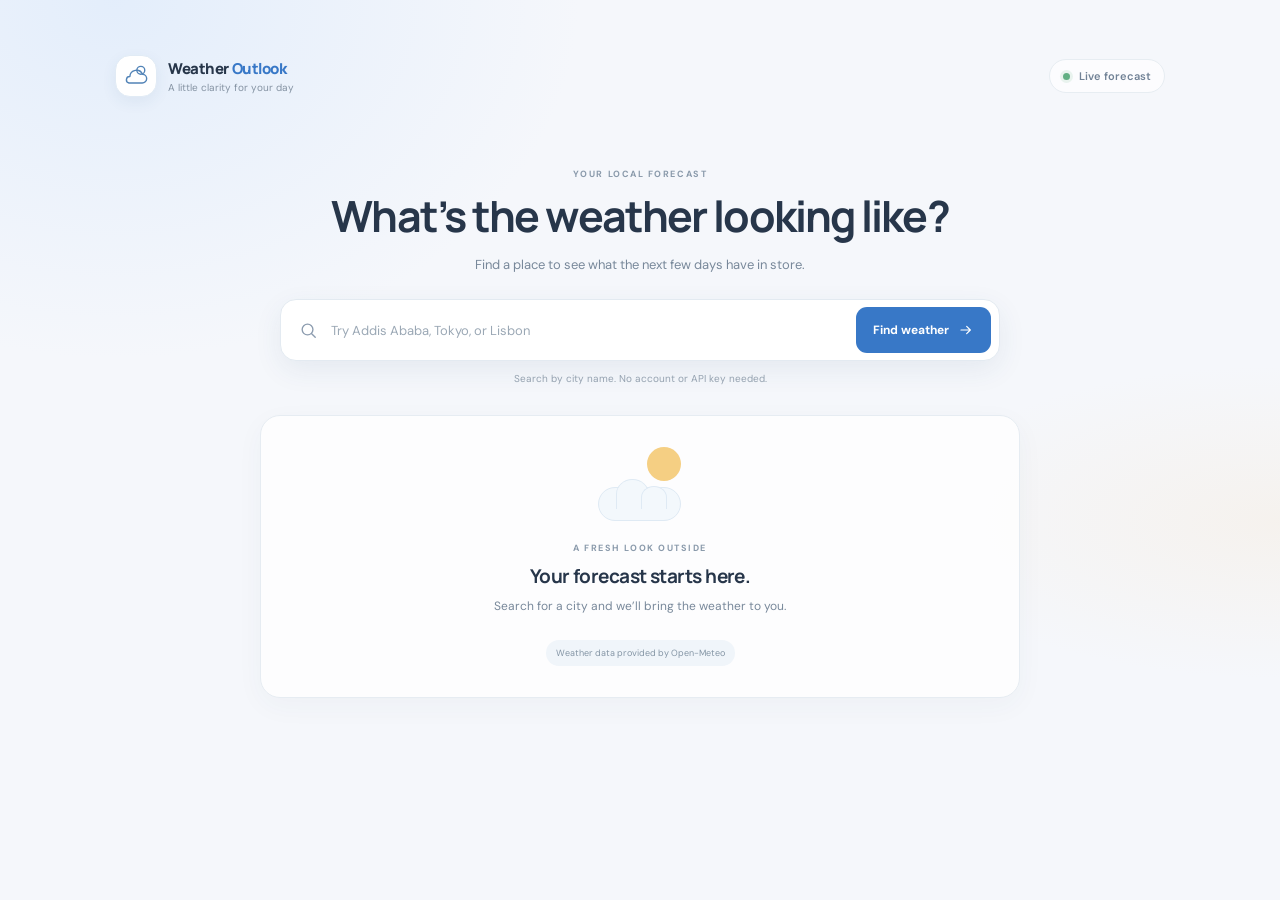
<file: weather-forecast-app/index.html>
<!doctype html>
<html lang="en">
  <head>
    <meta charset="utf-8">
    <meta name="viewport" content="width=device-width, initial-scale=1">
    <meta name="theme-color" content="#f5f7fb">
    <meta
      name="description"
      content="A friendly five-day weather forecast powered by Open-Meteo."
    >
    <title>Weather Outlook</title>
    <link rel="preconnect" href="https://fonts.googleapis.com">
    <link rel="preconnect" href="https://fonts.gstatic.com" crossorigin>
    <link
      href="https://fonts.googleapis.com/css2?family=DM+Sans:wght@400;500;600;700&family=Manrope:wght@500;600;700;800&display=swap"
      rel="stylesheet"
    >
    <link rel="stylesheet" href="assets/css/style.css">
    <script type="module" src="assets/js/app.js"></script>
  </head>
  <body>
    <main class="app-shell">
      <header class="site-header">
        <a class="brand" href="./" aria-label="Weather Outlook home">
          <span class="brand-mark" aria-hidden="true">
            <svg viewBox="0 0 32 32" focusable="false">
              <circle cx="21.5" cy="9.5" r="4.5"></circle>
              <path d="M8 24h15a5 5 0 0 0 .4-10A7.5 7.5 0 0 0 9 16.5 3.8 3.8 0 0 0 8 24Z"></path>
            </svg>
          </span>
          <span class="brand-copy">
            <span class="brand-name">Weather<span>Outlook</span></span>
            <span class="brand-tagline">A little clarity for your day</span>
          </span>
        </a>
        <span class="powered-by">
          <span class="live-dot" aria-hidden="true"></span>
          Live forecast
        </span>
      </header>

      <section class="search-section" aria-labelledby="page-title">
        <div class="page-intro">
          <p class="eyebrow">YOUR LOCAL FORECAST</p>
          <h1 id="page-title">What’s the weather<br class="mobile-break"> looking like?</h1>
          <p class="intro-copy">Find a place to see what the next few days have in store.</p>
        </div>

        <form class="search-form" id="search-form" novalidate>
          <label class="sr-only" for="city-input">Search for a city</label>
          <svg class="search-icon" viewBox="0 0 24 24" aria-hidden="true" focusable="false">
            <circle cx="10.8" cy="10.8" r="6.8"></circle>
            <path d="m16 16 4.5 4.5"></path>
          </svg>
          <input
            id="city-input"
            name="city"
            type="search"
            placeholder="Try Addis Ababa, Tokyo, or Lisbon"
            autocomplete="off"
            maxlength="100"
            aria-describedby="search-help status-message"
            required
          >
          <button class="search-button" id="search-button" type="submit">
            <span>Find weather</span>
            <svg viewBox="0 0 24 24" aria-hidden="true" focusable="false">
              <path d="M4.5 12h14m-5.5-5.5L18.5 12 13 17.5"></path>
            </svg>
          </button>
        </form>
        <p class="search-help" id="search-help">Search by city name. No account or API key needed.</p>
      </section>

      <section
        class="status-panel initial-panel"
        id="initial-panel"
        aria-labelledby="initial-title"
      >
        <div class="status-art" aria-hidden="true">
          <span class="status-sun"></span>
          <span class="status-cloud"></span>
        </div>
        <p class="eyebrow">A FRESH LOOK OUTSIDE</p>
        <h2 id="initial-title">Your forecast starts here.</h2>
        <p>Search for a city and we’ll bring the weather to you.</p>
        <span class="data-note">Weather data provided by Open-Meteo</span>
      </section>

      <section
        class="status-panel loading-panel"
        id="loading-panel"
        aria-label="Loading forecast"
        hidden
      >
        <span class="loading-spinner" aria-hidden="true"></span>
        <h2 id="loading-title">Looking up the forecast…</h2>
        <p id="loading-copy">A moment while we check the skies.</p>
      </section>

      <section
        class="status-panel error-panel"
        id="error-panel"
        role="alert"
        aria-labelledby="error-title"
        hidden
      >
        <span class="error-icon" aria-hidden="true">!</span>
        <h2 id="error-title">We couldn’t load that forecast.</h2>
        <p id="error-message"></p>
        <button class="secondary-button" id="retry-button" type="button">Try again</button>
      </section>

      <section
        class="places-panel"
        id="places-panel"
        aria-labelledby="places-title"
        aria-live="polite"
        hidden
      >
        <div class="section-heading places-heading">
          <div>
            <p class="eyebrow">A FEW PLACES MATCH</p>
            <h2 id="places-title">Choose your city</h2>
            <p class="section-subtitle">Select the location you had in mind.</p>
          </div>
        </div>
        <ul class="places-list" id="places-list"></ul>
      </section>

      <section
        class="no-results-panel"
        id="no-results-panel"
        role="status"
        aria-labelledby="no-results-title"
        hidden
      >
        <span class="no-results-icon" aria-hidden="true">
          <svg viewBox="0 0 24 24" focusable="false">
            <circle cx="10.8" cy="10.8" r="6.8"></circle>
            <path d="m16 16 4.5 4.5M8.5 10.8h4.6"></path>
          </svg>
        </span>
        <div>
          <h2 id="no-results-title">No places found</h2>
          <p>Check the spelling or try a nearby city.</p>
        </div>
      </section>

      <section class="weather-dashboard" id="weather-dashboard" aria-live="polite" hidden>
        <div class="current-weather" id="current-weather">
          <figure class="city-photo" id="city-photo" hidden>
            <img id="city-photo-image" alt="">
            <figcaption class="city-photo-credit-wrap">
              <a
                class="city-photo-credit"
                id="city-photo-credit"
                target="_blank"
                rel="noopener noreferrer"
              ></a>
            </figcaption>
          </figure>
          <div class="current-topline">
            <div class="location-copy">
              <p class="eyebrow">CURRENT WEATHER</p>
              <h2 id="location-name"></h2>
              <p class="location-date" id="current-date"></p>
            </div>
            <span class="location-pin" aria-hidden="true">
              <svg viewBox="0 0 24 24" focusable="false">
                <path d="M19 10.2c0 5-7 11-7 11s-7-6-7-11a7 7 0 1 1 14 0Z"></path>
                <circle cx="12" cy="10" r="2.3"></circle>
              </svg>
            </span>
          </div>

          <div class="current-summary">
            <div class="weather-illustration" id="current-icon" aria-hidden="true"></div>
            <div class="current-reading">
              <p class="current-temperature" id="current-temperature"></p>
              <p class="current-condition" id="current-condition"></p>
            </div>
          </div>

          <div class="current-divider"></div>
          <p class="current-footnote" id="current-footnote"></p>
        </div>

        <section class="details-section" aria-labelledby="details-title">
          <div class="section-heading compact-heading">
            <div>
              <p class="eyebrow">RIGHT NOW</p>
              <h2 id="details-title">Weather details</h2>
            </div>
          </div>
          <div class="details-grid">
            <article class="detail-card">
              <span class="detail-icon feels-icon" aria-hidden="true">
                <svg viewBox="0 0 24 24" focusable="false">
                  <path d="M14 14.8V5a3 3 0 0 0-6 0v9.8a5 5 0 1 0 6 0Z"></path>
                  <path d="M11 8v9"></path>
                </svg>
              </span>
              <div>
                <p class="detail-label">Feels like</p>
                <p class="detail-value" id="feels-like"></p>
              </div>
            </article>
            <article class="detail-card">
              <span class="detail-icon humidity-icon" aria-hidden="true">
                <svg viewBox="0 0 24 24" focusable="false">
                  <path d="M12 3.5S5.5 11 5.5 15.5a6.5 6.5 0 0 0 13 0C18.5 11 12 3.5 12 3.5Z"></path>
                  <path d="M9.5 16.5a2.5 2.5 0 0 0 2.5 2"></path>
                </svg>
              </span>
              <div>
                <p class="detail-label">Humidity</p>
                <p class="detail-value" id="humidity"></p>
              </div>
            </article>
            <article class="detail-card">
              <span class="detail-icon wind-icon" aria-hidden="true">
                <svg viewBox="0 0 24 24" focusable="false">
                  <path d="M3 8h11a2.5 2.5 0 1 0-2.5-2.5M2 12h16a2.5 2.5 0 1 1-2.5 2.5M4 16h7"></path>
                </svg>
              </span>
              <div>
                <p class="detail-label">Wind speed</p>
                <p class="detail-value" id="wind-speed"></p>
              </div>
            </article>
          </div>
        </section>

        <section class="forecast-section" aria-labelledby="forecast-title">
          <div class="section-heading forecast-heading">
            <div>
              <p class="eyebrow">AHEAD OF YOU</p>
              <h2 id="forecast-title">5-day forecast</h2>
            </div>
            <span class="forecast-unit">Daily outlook</span>
          </div>
          <div class="forecast-grid" id="forecast-grid"></div>
        </section>

        <p class="attribution">
          Weather data by
          <a href="https://open-meteo.com/" target="_blank" rel="noopener noreferrer">Open-Meteo</a>
          <span aria-hidden="true">·</span>
          <a href="https://open-meteo.com/en/docs" target="_blank" rel="noopener noreferrer">API documentation</a>
        </p>
      </section>

      <p class="status-message sr-only" id="status-message" role="status" aria-live="polite"></p>
    </main>
  </body>
</html>
</file>
<file: chat-app/assets/css/style.css>
:root {
  color-scheme: light;
  --ink: #26342e;
  --muted: #89938d;
  --line: #e9ede8;
  --paper: #ffffff;
  --canvas: #f4f6f2;
  --green: #39836c;
  --green-dark: #286d58;
  --green-soft: #e9f4ed;
  --rose-soft: #fbf0e9;
  --shadow: 0 22px 65px rgb(42 61 49 / 9%), 0 2px 8px rgb(42 61 49 / 4%);
  font-family: "DM Sans", sans-serif;
  font-synthesis: none;
  text-rendering: optimizeLegibility;
}

* {
  box-sizing: border-box;
}

body {
  min-width: 320px;
  min-height: 100vh;
  margin: 0;
  padding: clamp(16px, 4vw, 52px);
  color: var(--ink);
  background:
    radial-gradient(ellipse at 12% 4%, rgb(223 235 220 / 48%), transparent 30rem),
    radial-gradient(ellipse at 98% 90%, rgb(244 228 214 / 35%), transparent 28rem),
    var(--canvas);
}

button,
input,
textarea {
  font: inherit;
}

button {
  color: inherit;
}

button:focus-visible,
a:focus-visible,
input:focus-visible,
textarea:focus-visible {
  outline: 3px solid rgb(57 131 108 / 42%);
  outline-offset: 3px;
}

.app-shell {
  width: min(1200px, 100%);
  margin: 0 auto;
}

.app-header,
.app-footer {
  display: flex;
  align-items: center;
  justify-content: space-between;
}

.app-header {
  min-height: 52px;
  margin-bottom: 20px;
}

.brand {
  display: inline-flex;
  align-items: center;
  gap: 10px;
  color: var(--ink);
  text-decoration: none;
}

.brand-mark {
  display: grid;
  width: 36px;
  height: 36px;
  place-items: center;
  border-radius: 12px;
  background: #dcece0;
}

.brand-mark svg {
  width: 25px;
  fill: none;
  stroke: var(--green-dark);
  stroke-linecap: round;
  stroke-linejoin: round;
  stroke-width: 1.7;
}

.brand-name {
  font-family: Manrope, sans-serif;
  font-size: 17px;
  font-weight: 800;
  letter-spacing: -0.8px;
}

.brand-name span {
  color: var(--green);
}

.header-note,
.local-label {
  display: inline-flex;
  align-items: center;
  gap: 8px;
  color: #78857d;
  font-size: 12px;
  font-weight: 500;
}

.privacy-dot {
  width: 7px;
  height: 7px;
  flex: 0 0 auto;
  border-radius: 50%;
  background: #75ae82;
  box-shadow: 0 0 0 3px rgb(117 174 130 / 13%);
}

.storage-notice {
  margin-bottom: 12px;
  padding: 11px 15px;
  border: 1px solid #f0d7b5;
  border-radius: 10px;
  color: #76552a;
  background: #fff8eb;
  font-size: 13px;
}

.storage-notice[hidden] {
  display: none;
}

.messaging-layout {
  display: grid;
  min-height: min(720px, calc(100vh - 150px));
  grid-template-columns: minmax(286px, 350px) minmax(0, 1fr);
  overflow: hidden;
  border: 1px solid rgb(224 231 222 / 85%);
  border-radius: 22px;
  background: var(--paper);
  box-shadow: var(--shadow);
}

.contacts-panel {
  display: flex;
  min-height: 620px;
  flex-direction: column;
  padding: 32px 22px 18px;
  border-right: 1px solid var(--line);
  background: #fff;
}

.contacts-heading {
  display: flex;
  align-items: flex-start;
  justify-content: space-between;
  margin: 1px 5px 25px;
}

.eyebrow {
  margin: 0 0 8px;
  color: #9aa59e;
  font-size: 9px;
  font-weight: 700;
  letter-spacing: 1.45px;
}

h1,
h2,
p {
  margin-top: 0;
}

.contacts-heading h1 {
  margin-bottom: 0;
  font-family: Manrope, sans-serif;
  font-size: 25px;
  font-weight: 700;
  letter-spacing: -1px;
}

.heading-spark {
  padding-top: 8px;
  color: #dfab79;
  font-size: 20px;
}

.search-box {
  display: flex;
  height: 44px;
  align-items: center;
  gap: 10px;
  padding: 0 12px;
  border: 1px solid #edf0ec;
  border-radius: 11px;
  background: #f8faf7;
  transition: border-color 160ms ease, box-shadow 160ms ease, background 160ms ease;
}

.search-box:focus-within {
  border-color: #9bc7ad;
  background: #fff;
  box-shadow: 0 0 0 3px rgb(57 131 108 / 9%);
}

.search-box svg {
  width: 17px;
  flex: 0 0 auto;
  fill: none;
  stroke: #91a098;
  stroke-linecap: round;
  stroke-width: 1.7;
}

.search-box input {
  width: 100%;
  min-width: 0;
  padding: 0;
  border: 0;
  outline: 0;
  color: var(--ink);
  background: transparent;
  font-size: 12px;
}

.search-box input::placeholder {
  color: #a3ada7;
}

.search-box kbd {
  flex: 0 0 auto;
  padding: 3px 5px;
  border: 1px solid #e8ece8;
  border-radius: 5px;
  color: #a3ada7;
  background: white;
  font-family: inherit;
  font-size: 9px;
}

.list-caption {
  display: flex;
  align-items: center;
  justify-content: space-between;
  margin: 28px 5px 11px;
}

.list-caption h2 {
  margin-bottom: 0;
  color: #8d9991;
  font-size: 10px;
  font-weight: 700;
  letter-spacing: 0.6px;
  text-transform: uppercase;
}

.contact-count {
  color: #a0aaa3;
  font-size: 10px;
}

.contact-list {
  display: flex;
  flex-direction: column;
  gap: 4px;
  margin: 0;
  padding: 0;
  list-style: none;
}

.contact-item {
  display: flex;
  width: 100%;
  min-height: 70px;
  align-items: center;
  gap: 12px;
  padding: 10px 9px;
  border: 1px solid transparent;
  border-radius: 12px;
  background: transparent;
  cursor: pointer;
  text-align: left;
  transition: background 150ms ease, border-color 150ms ease, transform 150ms ease;
}

.contact-item:hover {
  border-color: #edf1ed;
  background: #f8faf7;
}

.contact-item:active {
  transform: scale(0.99);
}

.contact-item.is-active {
  border-color: #e3eee5;
  background: #f0f7f1;
}

.avatar {
  display: grid;
  width: 43px;
  height: 43px;
  flex: 0 0 auto;
  place-items: center;
  border-radius: 15px;
  color: #41564b;
  font-family: Manrope, sans-serif;
  font-size: 12px;
  font-weight: 700;
  letter-spacing: -0.2px;
}

.avatar-small {
  width: 42px;
  height: 42px;
  border-radius: 14px;
}

.contact-copy {
  min-width: 0;
  flex: 1;
}

.contact-topline,
.contact-bottomline {
  display: flex;
  align-items: center;
  justify-content: space-between;
  gap: 8px;
}

.contact-name {
  overflow: hidden;
  color: #344139;
  font-size: 12px;
  font-weight: 700;
  text-overflow: ellipsis;
  white-space: nowrap;
}

.contact-time {
  flex: 0 0 auto;
  color: #a0aaa4;
  font-size: 9px;
}

.contact-preview {
  display: block;
  overflow: hidden;
  margin-top: 6px;
  color: #97a19b;
  font-size: 10px;
  text-overflow: ellipsis;
  white-space: nowrap;
}

.contact-item.has-unread .contact-name,
.contact-item.has-unread .contact-preview {
  color: #344139;
}

.unread-badge {
  display: grid;
  min-width: 17px;
  height: 17px;
  flex: 0 0 auto;
  place-items: center;
  padding: 0 5px;
  border-radius: 99px;
  color: white;
  background: var(--green);
  font-size: 9px;
  font-weight: 700;
}

.sidebar-footnote {
  margin: auto 5px 1px;
  padding-top: 21px;
  color: #a2aca5;
  font-size: 10px;
}

.no-search-results {
  padding: 22px 12px;
  color: #87938b;
  font-size: 12px;
  line-height: 1.6;
  text-align: center;
}

.conversation-panel {
  position: relative;
  display: flex;
  min-width: 0;
  min-height: 620px;
  flex-direction: column;
  background:
    radial-gradient(ellipse at 92% 9%, rgb(237 244 236 / 55%), transparent 19rem),
    #fcfdfb;
}

.conversation-empty {
  display: flex;
  width: min(400px, 90%);
  flex: 1;
  flex-direction: column;
  align-items: center;
  justify-content: center;
  align-self: center;
  padding: 50px 20px;
  text-align: center;
}

.empty-art {
  position: relative;
  width: 160px;
  height: 140px;
  margin: -20px 0 24px;
}

.art-sun {
  position: absolute;
  top: 14px;
  right: 21px;
  width: 36px;
  height: 36px;
  border-radius: 50%;
  background: #f1d9a8;
}

.art-bubble {
  position: absolute;
  z-index: 1;
  display: block;
  border-radius: 16px 16px 16px 5px;
  transform: rotate(-7deg);
}

.art-bubble::before,
.art-bubble::after {
  position: absolute;
  bottom: 10px;
  width: 5px;
  height: 5px;
  border-radius: 50%;
  background: currentColor;
  content: "";
}

.art-bubble::before {
  left: 12px;
}

.art-bubble::after {
  left: 23px;
}

.art-bubble-one {
  top: 36px;
  left: 25px;
  width: 66px;
  height: 44px;
  color: #548b70;
  background: #dcecdf;
}

.art-bubble-two {
  right: 18px;
  bottom: 22px;
  width: 73px;
  height: 48px;
  color: #ba8c68;
  background: #f5e3d3;
  transform: rotate(7deg);
}

.art-leaf {
  position: absolute;
  bottom: 3px;
  left: 49px;
  width: 28px;
  height: 52px;
  border-radius: 100% 0 100% 0;
  background: #b6d0b4;
  transform: rotate(35deg);
}

.conversation-empty .eyebrow {
  margin-bottom: 12px;
}

.conversation-empty h2 {
  margin-bottom: 12px;
  font-family: Manrope, sans-serif;
  font-size: clamp(22px, 2.5vw, 29px);
  font-weight: 700;
  letter-spacing: -1.2px;
  line-height: 1.3;
}

.empty-copy {
  max-width: 290px;
  margin-bottom: 19px;
  color: #8f9b93;
  font-size: 12px;
  line-height: 1.7;
}

.empty-hint {
  padding: 7px 11px;
  border-radius: 99px;
  color: #7d9183;
  background: #edf4ed;
  font-size: 10px;
}

.active-conversation {
  display: flex;
  min-height: 0;
  flex: 1;
  flex-direction: column;
}

.active-conversation[hidden] {
  display: none;
}

.conversation-header {
  display: flex;
  min-height: 84px;
  align-items: center;
  gap: 12px;
  padding: 15px 25px;
  border-bottom: 1px solid #edf0eb;
  background: rgb(255 255 255 / 84%);
}

.conversation-person {
  display: flex;
  min-width: 0;
  flex: 1;
  align-items: center;
  gap: 12px;
}

.person-details {
  min-width: 0;
}

.person-name {
  overflow: hidden;
  margin-bottom: 4px;
  font-size: 13px;
  font-weight: 700;
  text-overflow: ellipsis;
  white-space: nowrap;
}

.person-note {
  margin: 0;
  color: #98a39c;
  font-size: 10px;
}

.conversation-actions {
  display: flex;
  align-items: center;
  gap: 15px;
}

.icon-button {
  display: grid;
  width: 37px;
  height: 37px;
  flex: 0 0 auto;
  place-items: center;
  padding: 0;
  border: 1px solid transparent;
  border-radius: 11px;
  color: #89968e;
  background: transparent;
  cursor: pointer;
  transition: color 150ms ease, background 150ms ease, border-color 150ms ease;
}

.icon-button:hover {
  border-color: #e9eeea;
  color: #4a6656;
  background: #f5f8f4;
}

.icon-button:active {
  background: #eaf1ea;
}

.icon-button svg {
  width: 19px;
  fill: none;
  stroke: currentColor;
  stroke-linecap: round;
  stroke-linejoin: round;
  stroke-width: 1.6;
}

.clear-button:hover {
  color: #b45f54;
  background: #fff5f2;
}

.back-button {
  display: none;
}

.message-area {
  display: flex;
  min-height: 0;
  flex: 1;
  flex-direction: column;
  overflow-y: auto;
  padding: 24px clamp(18px, 5vw, 64px) 20px;
  scroll-behavior: smooth;
}

.thread-intro {
  margin: 2px 0 28px;
  color: #9aa49d;
  font-size: 10px;
  text-align: center;
}

.message-list {
  display: flex;
  flex-direction: column;
  gap: 15px;
  margin-top: auto;
}

.thread-empty {
  margin: auto;
  padding: 35px 20px;
  color: #98a39c;
  font-size: 12px;
  line-height: 1.7;
  text-align: center;
}

.message-row {
  display: flex;
  max-width: min(78%, 510px);
  flex-direction: column;
  align-items: flex-start;
  align-self: flex-start;
}

.message-row.is-sent {
  align-items: flex-end;
  align-self: flex-end;
}

.message-bubble {
  padding: 11px 14px;
  border: 1px solid #ebefea;
  border-radius: 15px 15px 15px 5px;
  color: #4a574f;
  background: #fff;
  box-shadow: 0 2px 4px rgb(43 61 49 / 3%);
  font-size: 12px;
  line-height: 1.6;
  overflow-wrap: anywhere;
  white-space: pre-wrap;
}

.is-sent .message-bubble {
  border-color: #dcece0;
  border-radius: 15px 15px 5px 15px;
  color: #345746;
  background: #eaf4eb;
}

.message-time {
  margin: 5px 3px 0;
  color: #a2aca5;
  font-size: 9px;
}

.composer {
  margin: 0 24px 23px;
  padding: 12px 14px 10px;
  border: 1px solid #e8ede7;
  border-radius: 15px;
  background: #fff;
  box-shadow: 0 4px 14px rgb(37 57 43 / 4%);
  transition: border-color 160ms ease, box-shadow 160ms ease;
}

.composer:focus-within {
  border-color: #a9cdb4;
  box-shadow: 0 0 0 3px rgb(57 131 108 / 8%), 0 4px 14px rgb(37 57 43 / 4%);
}

.composer textarea {
  display: block;
  width: 100%;
  min-height: 27px;
  max-height: 150px;
  resize: none;
  padding: 4px 3px 8px;
  border: 0;
  outline: 0;
  color: var(--ink);
  background: transparent;
  font-size: 12px;
  line-height: 1.55;
}

.composer textarea::placeholder {
  color: #a2ada5;
}

.composer textarea:disabled {
  cursor: not-allowed;
}

.composer-divider {
  display: block;
  height: 1px;
  background: #f0f2ef;
}

.composer-footer {
  display: flex;
  align-items: center;
  justify-content: space-between;
  gap: 12px;
  padding-top: 9px;
}

.composer-help {
  margin: 0;
  color: #a2aca5;
  font-size: 9px;
}

.send-button {
  display: inline-flex;
  min-width: 77px;
  height: 34px;
  align-items: center;
  justify-content: center;
  gap: 8px;
  padding: 0 12px;
  border: 0;
  border-radius: 9px;
  color: #fff;
  background: var(--green);
  cursor: pointer;
  font-size: 11px;
  font-weight: 700;
  transition: background 150ms ease, transform 150ms ease, box-shadow 150ms ease;
}

.send-button:not(:disabled):hover {
  background: var(--green-dark);
  box-shadow: 0 4px 9px rgb(40 109 88 / 18%);
}

.send-button:not(:disabled):active {
  transform: translateY(1px);
}

.send-button:disabled {
  background: #b9c9bd;
  cursor: not-allowed;
}

.send-button svg {
  width: 15px;
  fill: none;
  stroke: currentColor;
  stroke-linecap: round;
  stroke-linejoin: round;
  stroke-width: 1.8;
}

.app-footer {
  padding: 14px 4px 0;
  color: #9ba69e;
  font-size: 10px;
}

.sr-only {
  position: absolute;
  width: 1px;
  height: 1px;
  overflow: hidden;
  clip: rect(0, 0, 0, 0);
  white-space: nowrap;
  clip-path: inset(50%);
}

@media (min-width: 1100px) {
  .messaging-layout {
    min-height: min(760px, calc(100vh - 150px));
  }
}

@media (max-width: 700px) {
  body {
    padding: 12px;
  }

  .app-header {
    min-height: 42px;
    margin-bottom: 12px;
    padding: 0 3px;
  }

  .brand-mark {
    width: 32px;
    height: 32px;
    border-radius: 10px;
  }

  .brand-name {
    font-size: 15px;
  }

  .header-note {
    font-size: 10px;
  }

  .messaging-layout {
    min-height: calc(100dvh - 98px);
    grid-template-columns: minmax(0, 1fr);
    border-radius: 17px;
  }

  .contacts-panel {
    min-height: 0;
    padding: 24px 16px 15px;
    border-right: 0;
  }

  .contacts-heading {
    margin-bottom: 19px;
  }

  .contacts-heading h1 {
    font-size: 23px;
  }

  .list-caption {
    margin-top: 22px;
  }

  .contact-item {
    min-height: 68px;
  }

  .sidebar-footnote {
    padding-top: 14px;
  }

  .conversation-panel {
    min-height: calc(100dvh - 98px);
  }

  .messaging-layout:not(.mobile-chat-open) .conversation-panel {
    display: none;
  }

  .messaging-layout.mobile-chat-open .contacts-panel {
    display: none;
  }

  .back-button {
    display: grid;
  }

  .conversation-header {
    min-height: 72px;
    gap: 7px;
    padding: 11px 12px;
  }

  .conversation-actions {
    gap: 4px;
  }

  .local-label {
    display: none;
  }

  .message-area {
    padding: 20px 16px;
  }

  .message-row {
    max-width: 86%;
  }

  .composer {
    margin: 0 12px 12px;
  }

  .app-footer {
    padding: 11px 3px 0;
    font-size: 9px;
  }
}

@media (max-width: 380px) {
  .header-note {
    font-size: 9px;
  }

  .search-box kbd {
    display: none;
  }

  .composer-help {
    max-width: 175px;
    line-height: 1.5;
  }
}

.conversation-empty[hidden] {
  display: none;
}

@media (min-width: 701px) {
  body {
    padding: 18px 24px 12px;
  }

  .app-shell {
    display: flex;
    width: min(1500px, 100%);
    height: calc(100dvh - 30px);
    flex-direction: column;
  }

  .app-header {
    min-height: 46px;
    margin-bottom: 12px;
  }

  .messaging-layout {
    min-height: 0;
    flex: 1;
    grid-template-columns: minmax(290px, 350px) minmax(0, 1fr);
    border-color: #e2e8e4;
    border-radius: 17px;
    box-shadow: 0 12px 40px rgb(34 54 44 / 8%), 0 1px 3px rgb(34 54 44 / 4%);
  }

  .contacts-panel {
    min-height: 0;
    padding: 25px 17px 14px;
    background: #fff;
  }

  .contacts-heading {
    margin: 0 5px 20px;
  }

  .contacts-heading h1 {
    font-size: 23px;
  }

  .list-caption {
    margin-top: 23px;
  }

  .contact-list {
    overflow-y: auto;
    overscroll-behavior: contain;
  }

  .contact-item {
    min-height: 72px;
    border-radius: 11px;
  }

  .contact-item.is-active {
    border-color: #deeee5;
    background: #edf7f1;
  }

  .avatar-small {
    width: 46px;
    height: 46px;
    border-radius: 50%;
  }

  .contact-name {
    font-size: 13px;
  }

  .contact-preview {
    font-size: 11px;
  }

  .conversation-panel {
    min-height: 0;
    background-color: #f0f5f1;
    background-image:
      radial-gradient(circle at 16px 18px, rgb(91 135 105 / 5%) 1.2px, transparent 1.6px),
      radial-gradient(circle at 42px 44px, rgb(91 135 105 / 4%) 1px, transparent 1.5px),
      linear-gradient(135deg, rgb(255 255 255 / 30%), transparent 58%);
    background-size: 58px 58px, 58px 58px, auto;
  }

  .conversation-empty {
    position: absolute;
    inset: 0;
    width: 100%;
    padding: 30px;
    background:
      radial-gradient(ellipse at 86% 12%, rgb(226 239 229 / 74%), transparent 26rem),
      #f7faf7;
  }

  .conversation-header {
    z-index: 1;
    min-height: 76px;
    padding: 12px 24px;
    border-bottom-color: #e8ede9;
    background: rgb(255 255 255 / 96%);
  }

  .conversation-person .avatar {
    width: 46px;
    height: 46px;
    border-radius: 50%;
    font-size: 13px;
  }

  .person-name {
    font-size: 14px;
  }

  .person-note {
    font-size: 11px;
  }

  .message-area {
    padding: 25px clamp(28px, 6vw, 88px) 26px;
  }

  .thread-intro {
    width: fit-content;
    align-self: center;
    margin: auto auto 18px;
    padding: 7px 12px;
    border: 1px solid rgb(226 234 228 / 85%);
    border-radius: 99px;
    color: #74847a;
    background: rgb(255 255 255 / 85%);
    font-size: 11px;
  }

  .message-list {
    gap: 12px;
    margin-top: 0;
  }

  .message-row {
    max-width: min(70%, 570px);
  }

  .message-bubble {
    padding: 12px 16px;
    border-color: #e5ebe6;
    border-radius: 16px 16px 16px 5px;
    color: #304139;
    font-size: 13px;
    box-shadow: 0 2px 6px rgb(41 58 47 / 5%);
  }

  .is-sent .message-bubble {
    border-color: #d3eadc;
    border-radius: 16px 16px 5px 16px;
    color: #284c39;
    background: #dff3e5;
  }

  .message-time {
    font-size: 10px;
  }

  .composer {
    margin: 0 clamp(18px, 4vw, 50px) 20px;
    padding: 13px 15px 11px;
    border-color: #e2e9e3;
    border-radius: 15px;
    box-shadow: 0 5px 18px rgb(37 57 43 / 6%);
  }

  .composer textarea {
    font-size: 13px;
  }

  .composer-help {
    font-size: 10px;
  }

  .app-footer {
    min-height: 24px;
    padding-top: 8px;
  }
}

@media (max-width: 700px) {
  .conversation-empty[hidden] {
    display: none;
  }
}

html[data-theme="dark"] {
  color-scheme: dark;
  --ink: #e6eee9;
  --muted: #a0afa6;
  --line: #303c35;
  --paper: #202a24;
  --canvas: #171e1b;
  --green: #64b08a;
  --green-dark: #4b9b73;
  --green-soft: #263d30;
  --shadow: 0 22px 65px rgb(0 0 0 / 28%), 0 2px 8px rgb(0 0 0 / 16%);
}

html[data-theme="dark"] body {
  background:
    radial-gradient(ellipse at 12% 4%, rgb(59 93 69 / 22%), transparent 30rem),
    radial-gradient(ellipse at 98% 90%, rgb(106 75 55 / 12%), transparent 28rem),
    var(--canvas);
}

html[data-theme="dark"] button:focus-visible,
html[data-theme="dark"] a:focus-visible,
html[data-theme="dark"] input:focus-visible,
html[data-theme="dark"] textarea:focus-visible {
  outline-color: rgb(113 197 151 / 62%);
}

.header-actions {
  display: inline-flex;
  align-items: center;
  gap: 14px;
}

.theme-toggle {
  display: grid;
  width: 38px;
  height: 38px;
  flex: 0 0 auto;
  place-items: center;
  padding: 0;
  border: 1px solid #e6ebe6;
  border-radius: 12px;
  color: #607068;
  background: #fff;
  cursor: pointer;
  transition: color 150ms ease, background 150ms ease, border-color 150ms ease, transform 150ms ease;
}

.theme-toggle:hover {
  border-color: #cbd9ce;
  color: var(--green-dark);
  background: #f7faf7;
}

.theme-toggle:active {
  transform: scale(0.96);
}

.theme-toggle svg {
  width: 18px;
  fill: none;
  stroke: currentColor;
  stroke-linecap: round;
  stroke-linejoin: round;
  stroke-width: 1.7;
}

.theme-icon-moon,
html[data-theme="dark"] .theme-icon-sun {
  display: none;
}

html[data-theme="dark"] .theme-icon-moon {
  display: block;
}

html[data-theme="dark"] .theme-toggle {
  border-color: #3a4940;
  color: #e1c98e;
  background: #26322b;
}

html[data-theme="dark"] .theme-toggle:hover {
  border-color: #526457;
  color: #f1d899;
  background: #303e35;
}

html[data-theme="dark"] .brand {
  color: var(--ink);
}

html[data-theme="dark"] .brand-mark {
  background: #294334;
}

html[data-theme="dark"] .brand-mark svg {
  stroke: #9bd0aa;
}

html[data-theme="dark"] .brand-name span {
  color: #83c49a;
}

html[data-theme="dark"] .header-note,
html[data-theme="dark"] .local-label {
  color: #a7b3ab;
}

html[data-theme="dark"] .storage-notice {
  border-color: #6b5738;
  color: #f0d7a9;
  background: #342b1e;
}

html[data-theme="dark"] .messaging-layout {
  border-color: #303c35;
  background: var(--paper);
}

html[data-theme="dark"] .contacts-panel {
  border-right-color: #303c35;
  background: #202a24;
}

html[data-theme="dark"] .eyebrow {
  color: #87988d;
}

html[data-theme="dark"] .heading-spark {
  color: #d3aa73;
}

html[data-theme="dark"] .search-box {
  border-color: #36443b;
  background: #19221d;
}

html[data-theme="dark"] .search-box:focus-within {
  border-color: #5b9c73;
  background: #1b2620;
  box-shadow: 0 0 0 3px rgb(100 176 138 / 13%);
}

html[data-theme="dark"] .search-box svg {
  stroke: #9baa9f;
}

html[data-theme="dark"] .search-box input {
  color: #e4ece7;
}

html[data-theme="dark"] .search-box input::placeholder,
html[data-theme="dark"] .search-box kbd {
  color: #829188;
}

html[data-theme="dark"] .search-box kbd {
  border-color: #354139;
  background: #222d26;
}

html[data-theme="dark"] .list-caption h2,
html[data-theme="dark"] .contact-count {
  color: #98a79d;
}

html[data-theme="dark"] .contact-item:hover {
  border-color: #35443a;
  background: #27332b;
}

html[data-theme="dark"] .contact-item.is-active {
  border-color: #3c6348;
  background: #293d30;
}

html[data-theme="dark"] .contact-name,
html[data-theme="dark"] .contact-item.has-unread .contact-name,
html[data-theme="dark"] .contact-item.has-unread .contact-preview {
  color: #e1e9e3;
}

html[data-theme="dark"] .contact-time,
html[data-theme="dark"] .contact-preview,
html[data-theme="dark"] .sidebar-footnote,
html[data-theme="dark"] .no-search-results {
  color: #9aa89f;
}

html[data-theme="dark"] .unread-badge {
  color: #10251a;
  background: #83c79a;
}

html[data-theme="dark"] .conversation-panel {
  background-color: #1b2721;
  background-image:
    radial-gradient(circle at 16px 18px, rgb(142 187 151 / 7%) 1.2px, transparent 1.6px),
    radial-gradient(circle at 42px 44px, rgb(142 187 151 / 5%) 1px, transparent 1.5px),
    linear-gradient(135deg, rgb(31 47 37 / 42%), transparent 58%);
}

html[data-theme="dark"] .conversation-empty {
  background:
    radial-gradient(ellipse at 86% 12%, rgb(62 99 68 / 34%), transparent 26rem),
    #1b2620;
}

html[data-theme="dark"] .art-sun {
  background: #b48c56;
}

html[data-theme="dark"] .art-bubble-one {
  color: #b7e0bd;
  background: #42644c;
}

html[data-theme="dark"] .art-bubble-two {
  color: #e7c2a0;
  background: #684c3d;
}

html[data-theme="dark"] .art-leaf {
  background: #547854;
}

html[data-theme="dark"] .empty-copy,
html[data-theme="dark"] .thread-empty {
  color: #a2b0a7;
}

html[data-theme="dark"] .empty-hint {
  color: #b1c8b7;
  background: #2a3c30;
}

html[data-theme="dark"] .conversation-header {
  border-bottom-color: #303c35;
  background: rgb(32 42 36 / 96%);
}

html[data-theme="dark"] .person-note,
html[data-theme="dark"] .message-time,
html[data-theme="dark"] .thread-intro,
html[data-theme="dark"] .composer-help,
html[data-theme="dark"] .app-footer {
  color: #9aa99f;
}

html[data-theme="dark"] .thread-intro {
  border-color: #35433a;
  background: rgb(35 48 40 / 90%);
}

html[data-theme="dark"] .icon-button {
  color: #a1afa5;
}

html[data-theme="dark"] .icon-button:hover {
  border-color: #3b4a40;
  color: #d4e4d8;
  background: #2b382f;
}

html[data-theme="dark"] .icon-button:active {
  background: #34443a;
}

html[data-theme="dark"] .clear-button:hover {
  color: #efa89c;
  background: #3c2b29;
}

html[data-theme="dark"] .message-bubble {
  border-color: #35433a;
  color: #e0e9e3;
  background: #26322b;
  box-shadow: 0 2px 6px rgb(0 0 0 / 12%);
}

html[data-theme="dark"] .is-sent .message-bubble {
  border-color: #3c6449;
  color: #e2f1e6;
  background: #31523b;
}

html[data-theme="dark"] .composer {
  border-color: #36433a;
  background: #222e27;
  box-shadow: 0 5px 18px rgb(0 0 0 / 16%);
}

html[data-theme="dark"] .composer:focus-within {
  border-color: #5b9c73;
  box-shadow: 0 0 0 3px rgb(100 176 138 / 13%), 0 5px 18px rgb(0 0 0 / 16%);
}

html[data-theme="dark"] .composer textarea {
  color: #e6eee9;
}

html[data-theme="dark"] .composer textarea::placeholder {
  color: #8c9b91;
}

html[data-theme="dark"] .composer-divider {
  background: #354139;
}

html[data-theme="dark"] .send-button {
  color: #10251a;
  background: #83c79a;
}

html[data-theme="dark"] .send-button:not(:disabled):hover {
  background: #9bd8ad;
  box-shadow: 0 4px 9px rgb(0 0 0 / 20%);
}

html[data-theme="dark"] .send-button:disabled {
  color: #b6c2ba;
  background: #46554a;
}

html[data-theme="dark"] .app-footer {
  color: #87968d;
}

@media (max-width: 700px) {
  .header-actions {
    gap: 9px;
  }

  .theme-toggle {
    width: 35px;
    height: 35px;
    border-radius: 11px;
  }

  .header-note {
    gap: 6px;
  }
}

@media (prefers-reduced-motion: reduce) {
  *,
  *::before,
  *::after {
    scroll-behavior: auto !important;
    transition-duration: 0.01ms !important;
  }
}
</file>
<file: truth-charity-center/style.css>
:root {
  color-scheme: light;
  --navy: #102a36;
  --navy-deep: #0c202a;
  --ink: #203542;
  --muted: #72838c;
  --line: #e5ebeb;
  --paper: #fff;
  --canvas: #f7f9f8;
  --teal: #147d72;
  --teal-dark: #0e655d;
  --teal-soft: #e8f4f1;
  --gold: #d3a355;
  --shadow: 0 16px 48px rgb(22 51 59 / 8%), 0 2px 6px rgb(22 51 59 / 4%);
  font-family: "DM Sans", sans-serif;
  font-synthesis: none;
  text-rendering: optimizeLegibility;
}

* {
  box-sizing: border-box;
}

html {
  scroll-behavior: smooth;
  scroll-padding-top: 85px;
}

body {
  margin: 0;
  color: var(--ink);
  background: #fff;
}

button,
input,
select,
textarea {
  font: inherit;
}

button,
a,
input,
select,
textarea {
  -webkit-tap-highlight-color: transparent;
}

a {
  color: inherit;
}

button {
  color: inherit;
}

a:focus-visible,
button:focus-visible,
input:focus-visible,
select:focus-visible,
textarea:focus-visible {
  outline: 3px solid rgb(20 125 114 / 43%);
  outline-offset: 3px;
}

button:disabled {
  opacity: 0.62;
  cursor: not-allowed;
}

[hidden] {
  display: none !important;
}

.page-container {
  width: min(1160px, calc(100% - 48px));
  margin: 0 auto;
}

.skip-link {
  position: fixed;
  z-index: 1000;
  top: 10px;
  left: 10px;
  padding: 11px 15px;
  transform: translateY(-160%);
  border-radius: 8px;
  color: var(--navy);
  background: white;
  box-shadow: var(--shadow);
}

.skip-link:focus {
  transform: translateY(0);
}

.site-header {
  position: sticky;
  z-index: 50;
  top: 0;
  border-bottom: 1px solid rgb(16 42 54 / 7%);
  background: rgb(255 255 255 / 94%);
  backdrop-filter: blur(14px);
}

.header-inner {
  display: flex;
  width: min(1240px, calc(100% - 48px));
  min-height: 76px;
  align-items: center;
  justify-content: space-between;
  gap: 25px;
  margin: 0 auto;
}

.brand {
  display: inline-flex;
  flex: 0 0 auto;
  align-items: center;
  gap: 9px;
  color: var(--navy);
  text-decoration: none;
}

.brand-mark {
  display: grid;
  width: 37px;
  height: 37px;
  place-items: center;
  border-radius: 11px;
  background: #e8f3f0;
}

.brand-mark svg {
  width: 25px;
  fill: none;
  stroke: var(--teal);
  stroke-linecap: round;
  stroke-linejoin: round;
  stroke-width: 1.8;
}

.brand-text {
  display: inline-flex;
  flex-direction: column;
  color: var(--navy);
  font-family: Manrope, sans-serif;
  font-size: 13px;
  font-weight: 800;
  letter-spacing: 0.75px;
  line-height: 1.2;
}

.brand-text > span {
  color: var(--teal);
  font-size: 9px;
  letter-spacing: 2.15px;
}

.primary-navigation {
  display: flex;
  align-items: center;
  gap: clamp(14px, 2vw, 25px);
}

.primary-navigation a {
  color: #526671;
  font-size: 11px;
  font-weight: 600;
  text-decoration: none;
  transition: color 150ms ease;
}

.primary-navigation a:hover {
  color: var(--teal);
}

.primary-navigation .nav-admin-link {
  padding: 10px 12px;
  border: 1px solid #dfe9e6;
  border-radius: 9px;
  color: var(--teal-dark);
  background: #f4f9f7;
}

.nav-admin-link span {
  margin-left: 4px;
}

.menu-toggle {
  display: none;
}

.hero-section {
  position: relative;
  overflow: hidden;
  color: white;
  background:
    radial-gradient(ellipse at 68% 23%, rgb(33 94 93 / 27%), transparent 31rem),
    linear-gradient(112deg, #102a36, #122e39 64%, #163941);
}

.hero-glow {
  position: absolute;
  border: 1px solid rgb(167 208 191 / 8%);
  border-radius: 50%;
  pointer-events: none;
}

.hero-glow-one {
  top: -290px;
  right: -110px;
  width: 720px;
  height: 720px;
}

.hero-glow-two {
  top: -195px;
  right: -12px;
  width: 520px;
  height: 520px;
}

.hero-inner {
  position: relative;
  display: grid;
  min-height: 560px;
  grid-template-columns: minmax(0, 1fr) minmax(350px, 0.86fr);
  align-items: center;
  gap: clamp(45px, 9vw, 120px);
  padding-top: 55px;
  padding-bottom: 64px;
}

.hero-copy {
  max-width: 580px;
  padding-bottom: 5px;
}

.hero-kicker,
.eyebrow {
  color: var(--teal);
  font-size: 9px;
  font-weight: 700;
  letter-spacing: 1.55px;
}

.hero-kicker {
  display: flex;
  align-items: center;
  gap: 10px;
  margin: 0 0 20px;
  color: #9dc4b9;
}

.kicker-line {
  width: 22px;
  height: 1px;
  background: #9dc4b9;
}

h1,
h2,
h3,
h4,
p {
  margin-top: 0;
}

.hero-copy h1 {
  margin-bottom: 19px;
  font-family: Manrope, sans-serif;
  font-size: clamp(40px, 5.2vw, 65px);
  font-weight: 700;
  letter-spacing: -3.1px;
  line-height: 1.09;
}

.hero-copy h1 span {
  color: #75c4a9;
}

.hero-description {
  max-width: 480px;
  margin-bottom: 25px;
  color: #bdcdd0;
  font-size: 13px;
  line-height: 1.8;
}

.hero-actions {
  display: flex;
  flex-wrap: wrap;
  gap: 11px;
}

.button {
  display: inline-flex;
  min-height: 46px;
  align-items: center;
  justify-content: center;
  gap: 10px;
  padding: 0 17px;
  border: 1px solid transparent;
  border-radius: 9px;
  cursor: pointer;
  font-size: 11px;
  font-weight: 700;
  text-decoration: none;
  transition: color 150ms ease, background 150ms ease, border-color 150ms ease, transform 150ms ease, box-shadow 150ms ease;
}

.button svg {
  width: 16px;
  fill: none;
  stroke: currentColor;
  stroke-linecap: round;
  stroke-linejoin: round;
  stroke-width: 1.7;
}

.button:active {
  transform: translateY(1px);
}

.button-primary {
  color: #0d2b2d;
  background: #8ad2b5;
  box-shadow: 0 5px 16px rgb(0 0 0 / 12%);
}

.button-primary:hover {
  background: #a4e1c8;
  box-shadow: 0 7px 21px rgb(0 0 0 / 17%);
}

.button-quiet {
  border-color: rgb(215 237 228 / 25%);
  color: #e0ece9;
  background: rgb(255 255 255 / 4%);
}

.button-quiet:hover {
  border-color: rgb(215 237 228 / 45%);
  background: rgb(255 255 255 / 9%);
}

.hero-note {
  display: flex;
  align-items: center;
  gap: 8px;
  margin: 22px 0 0;
  color: #a8c0c0;
  font-size: 10px;
}

.hero-note svg {
  width: 16px;
  flex: 0 0 auto;
  fill: none;
  stroke: #8ad2b5;
  stroke-linecap: round;
  stroke-linejoin: round;
  stroke-width: 1.7;
}

.hero-visual {
  position: relative;
  width: min(100%, 410px);
  justify-self: end;
  padding: 23px 25px 19px;
  border: 1px solid rgb(195 226 216 / 17%);
  border-radius: 19px;
  background: linear-gradient(140deg, rgb(255 255 255 / 10%), rgb(255 255 255 / 4%));
  box-shadow: 0 30px 70px rgb(0 0 0 / 23%), inset 0 1px rgb(255 255 255 / 11%);
  backdrop-filter: blur(12px);
}

.hero-card-top,
.hero-card-footer,
.hero-chart-labels {
  display: flex;
  align-items: center;
  justify-content: space-between;
}

.hero-card-label {
  color: #adc5c4;
  font-size: 8px;
  font-weight: 700;
  letter-spacing: 1.1px;
}

.demo-pill {
  display: inline-flex;
  align-items: center;
  gap: 5px;
  padding: 5px 7px;
  border: 1px solid rgb(138 210 181 / 24%);
  border-radius: 99px;
  color: #a7d6c3;
  font-size: 7px;
  font-weight: 700;
  letter-spacing: 0.7px;
}

.demo-pill span,
.admin-workspace-label span {
  width: 5px;
  height: 5px;
  border-radius: 50%;
  background: #8ad2b5;
}

.hero-impact-number {
  margin-top: 22px;
  font-family: Manrope, sans-serif;
  font-size: 43px;
  font-weight: 700;
  letter-spacing: -2px;
}

.hero-impact-number span {
  color: #8ad2b5;
}

.hero-impact-caption {
  margin: 0;
  color: #adc1c1;
  font-size: 10px;
}

.hero-chart {
  display: flex;
  height: 120px;
  align-items: flex-end;
  gap: 8px;
  margin-top: 26px;
  padding: 0 7px;
  border-bottom: 1px solid rgb(219 238 230 / 19%);
  background: repeating-linear-gradient(to bottom, transparent 0, transparent 29px, rgb(219 238 230 / 8%) 30px);
}

.hero-chart span {
  width: 100%;
  height: var(--bar-height);
  border-radius: 5px 5px 0 0;
  background: linear-gradient(180deg, #78c6aa, rgb(62 153 126 / 24%));
  opacity: 0.9;
}

.hero-chart-labels {
  margin: 7px 5px 0;
  color: #78999a;
  font-size: 7px;
  letter-spacing: 0.6px;
}

.hero-card-footer {
  justify-content: flex-start;
  gap: 9px;
  margin-top: 18px;
  padding-top: 13px;
  border-top: 1px solid rgb(219 238 230 / 13%);
  color: #aac0bf;
  font-size: 9px;
}

.hero-card-footer strong {
  color: #e5efeb;
}

.hero-footer-icon {
  display: grid;
  width: 25px;
  height: 25px;
  place-items: center;
  border-radius: 8px;
  color: #98dec1;
  background: rgb(138 210 181 / 13%);
  font-size: 14px;
}

.hero-footer-dots {
  margin-left: auto;
  color: #91aaa8;
  letter-spacing: 2px;
}

.floating-note {
  position: absolute;
  right: -24px;
  bottom: 86px;
  display: flex;
  align-items: center;
  gap: 9px;
  padding: 11px 13px;
  border: 1px solid #edf2ef;
  border-radius: 11px;
  color: var(--ink);
  background: #fff;
  box-shadow: 0 12px 30px rgb(0 0 0 / 19%);
}

.floating-note-icon {
  display: grid;
  width: 27px;
  height: 27px;
  place-items: center;
  border-radius: 9px;
  color: #167465;
  background: #e4f4eb;
  font-size: 13px;
}

.floating-note strong,
.floating-note small {
  display: block;
}

.floating-note strong {
  font-size: 9px;
}

.floating-note small {
  margin-top: 2px;
  color: #82918e;
  font-size: 8px;
}

.hero-bottom-line {
  position: relative;
  display: flex;
  min-height: 39px;
  align-items: center;
  justify-content: space-between;
  border-top: 1px solid rgb(202 229 218 / 13%);
  color: #718e90;
  font-size: 7px;
  font-weight: 700;
  letter-spacing: 1.15px;
}

.hero-scroll {
  display: flex;
  align-items: center;
  gap: 7px;
}

.hero-scroll span {
  width: 7px;
  height: 7px;
  border: 1px solid #80b8a4;
  border-radius: 50%;
}

.impact-strip {
  border-bottom: 1px solid #edf0ef;
  background: #fff;
}

.impact-inner {
  position: relative;
  display: grid;
  min-height: 135px;
  grid-template-columns: 1.15fr repeat(3, 1fr);
  align-items: center;
  gap: 25px;
  padding: 22px 0 31px;
}

.impact-intro .eyebrow {
  margin-bottom: 6px;
}

.impact-intro p {
  margin: 0;
  color: #405560;
  font-family: Manrope, sans-serif;
  font-size: 15px;
  font-weight: 700;
  line-height: 1.35;
}

.impact-stat {
  display: flex;
  min-height: 57px;
  flex-direction: column;
  justify-content: center;
  padding-left: 24px;
  border-left: 1px solid var(--line);
}

.impact-stat strong {
  color: var(--navy);
  font-family: Manrope, sans-serif;
  font-size: 26px;
  font-weight: 700;
  letter-spacing: -1px;
}

.impact-stat strong span {
  color: var(--teal);
}

.impact-stat > span {
  color: #89979d;
  font-size: 9px;
}

.sample-caption {
  position: absolute;
  right: 0;
  bottom: 5px;
  margin: 0;
  color: #a3aeb1;
  font-size: 8px;
}

.section-block {
  padding: 92px 0;
}

.about-section {
  background: #fff;
}

.about-grid {
  display: grid;
  grid-template-columns: 0.87fr 1.13fr;
  gap: clamp(50px, 9vw, 120px);
  align-items: center;
}

.about-heading h2,
.form-aside h2,
.tracking-intro h2,
.transparency-heading h2,
.admin-heading h2,
.contact-layout h2 {
  margin-bottom: 15px;
  color: var(--navy);
  font-family: Manrope, sans-serif;
  font-size: clamp(30px, 4vw, 43px);
  font-weight: 700;
  letter-spacing: -1.9px;
  line-height: 1.2;
}

.about-heading .eyebrow,
.form-aside .eyebrow,
.tracking-intro .eyebrow,
.transparency-heading .eyebrow,
.admin-heading .eyebrow,
.contact-layout .eyebrow {
  margin-bottom: 12px;
}

.section-lead {
  max-width: 540px;
  margin-bottom: 17px;
  color: var(--muted);
  font-size: 12px;
  line-height: 1.8;
}

.text-link {
  display: inline-flex;
  align-items: center;
  gap: 8px;
  margin-top: 7px;
  color: var(--teal-dark);
  font-size: 11px;
  font-weight: 700;
  text-decoration: none;
}

.text-link span {
  font-size: 16px;
  transition: transform 150ms ease;
}

.text-link:hover span {
  transform: translateX(3px);
}

.values-grid {
  display: grid;
  grid-template-columns: repeat(2, minmax(0, 1fr));
  gap: 13px;
}

.value-card {
  min-height: 171px;
  padding: 19px;
  border: 1px solid #e8eeed;
  border-radius: 13px;
  background: #fff;
  box-shadow: 0 8px 20px rgb(27 55 59 / 3%);
}

.value-icon {
  display: grid;
  width: 36px;
  height: 36px;
  place-items: center;
  border-radius: 11px;
}

.value-icon svg {
  width: 19px;
  fill: none;
  stroke: currentColor;
  stroke-linecap: round;
  stroke-linejoin: round;
  stroke-width: 1.65;
}

.value-icon-teal {
  color: #177969;
  background: #e5f4ef;
}

.value-icon-gold {
  color: #a77931;
  background: #fbf2df;
}

.value-icon-blue {
  color: #527da0;
  background: #eaf2f8;
}

.value-icon-purple {
  color: #75659c;
  background: #f0edf8;
}

.value-card h3 {
  margin: 13px 0 6px;
  color: #29404a;
  font-size: 12px;
}

.value-card p {
  margin: 0;
  color: #829097;
  font-size: 10px;
  line-height: 1.65;
}

.how-section {
  background: #f5f8f6;
}

.section-heading {
  margin-bottom: 34px;
}

.centered-heading {
  max-width: 680px;
  margin: 0 auto 36px;
  text-align: center;
}

.centered-heading h2 {
  margin-bottom: 10px;
  color: var(--navy);
  font-family: Manrope, sans-serif;
  font-size: clamp(26px, 3.5vw, 35px);
  letter-spacing: -1.25px;
}

.centered-heading .section-lead {
  margin: 0 auto;
}

.steps-grid {
  display: grid;
  grid-template-columns: repeat(3, minmax(0, 1fr));
  gap: 14px;
}

.step-card {
  position: relative;
  min-height: 212px;
  padding: 23px 22px;
  border: 1px solid #e6ece9;
  border-radius: 14px;
  background: #fff;
  box-shadow: 0 8px 20px rgb(24 53 53 / 3%);
}

.step-number {
  position: absolute;
  top: 20px;
  right: 21px;
  color: #cad7d2;
  font-family: Manrope, sans-serif;
  font-size: 12px;
  font-weight: 800;
}

.step-icon {
  display: grid;
  width: 42px;
  height: 42px;
  place-items: center;
  border-radius: 13px;
  color: #1b7a6a;
  background: #e7f4ef;
  font-size: 22px;
}

.step-card h3 {
  margin: 20px 0 8px;
  color: #2b414a;
  font-family: Manrope, sans-serif;
  font-size: 15px;
}

.step-card p {
  max-width: 290px;
  margin: 0;
  color: #819097;
  font-size: 10px;
  line-height: 1.7;
}

.demo-caveat {
  max-width: 800px;
  margin: 20px auto 0;
  padding: 12px 15px;
  border: 1px solid #e7e5d8;
  border-radius: 9px;
  color: #7f795f;
  background: #fbfaf5;
  font-size: 10px;
  line-height: 1.6;
  text-align: center;
}

.report-section {
  background:
    radial-gradient(ellipse at 9% 22%, rgb(226 242 235 / 65%), transparent 24rem),
    #fff;
}

.form-layout {
  display: grid;
  grid-template-columns: minmax(240px, 0.78fr) minmax(0, 1.22fr);
  gap: clamp(35px, 8vw, 104px);
  align-items: start;
}

.form-aside {
  padding-top: 16px;
}

.form-aside h2,
.tracking-intro h2,
.contact-layout h2 {
  font-size: clamp(31px, 4vw, 42px);
}

.privacy-card {
  display: flex;
  gap: 12px;
  margin-top: 28px;
  padding: 15px;
  border: 1px solid #e6ebe2;
  border-radius: 12px;
  background: #fbfcf8;
}

.privacy-card-icon {
  display: grid;
  width: 34px;
  height: 34px;
  flex: 0 0 auto;
  place-items: center;
  border-radius: 10px;
  color: #9a7136;
  background: #f8efd9;
}

.privacy-card-icon svg {
  width: 19px;
  fill: none;
  stroke: currentColor;
  stroke-linecap: round;
  stroke-linejoin: round;
  stroke-width: 1.6;
}

.privacy-card h3 {
  margin: 1px 0 5px;
  color: #5e5137;
  font-size: 11px;
}

.privacy-card p {
  margin: 0;
  color: #8c8067;
  font-size: 9px;
  line-height: 1.6;
}

.form-promises {
  display: grid;
  gap: 10px;
  margin: 18px 0 0;
  padding: 0;
  color: #71847c;
  font-size: 10px;
  list-style: none;
}

.form-promises li {
  display: flex;
  align-items: center;
  gap: 8px;
}

.form-promises li span {
  color: var(--teal);
  font-size: 13px;
  font-weight: 700;
}

.form-card {
  padding: 24px;
  border: 1px solid #e6ece9;
  border-radius: 16px;
  background: #fff;
  box-shadow: var(--shadow);
}

.form-card-heading {
  display: flex;
  align-items: center;
  justify-content: space-between;
  gap: 12px;
  margin-bottom: 19px;
  padding-bottom: 14px;
  border-bottom: 1px solid #edf0ef;
}

.form-step-label,
.required-note {
  color: #84938f;
  font-size: 8px;
  font-weight: 700;
  letter-spacing: 1px;
}

.required-note {
  font-weight: 500;
  letter-spacing: 0;
}

.required-note span {
  color: #b94a40;
}

.field-group {
  display: flex;
  min-width: 0;
  flex-direction: column;
  gap: 7px;
  margin-bottom: 15px;
}

.field-group label,
.tracking-form > label {
  color: #40545d;
  font-size: 10px;
  font-weight: 700;
}

.field-group label > span:first-child,
.field-group label[for="report-category"] span,
.field-group label[for="report-title-input"] span,
.field-group label[for="report-description"] span {
  color: #b45449;
}

.optional-label {
  margin-left: 4px;
  color: #9ba8a6 !important;
  font-size: 9px;
  font-weight: 500;
}

.field-group input,
.field-group select,
.field-group textarea,
.tracking-input-row input,
.admin-filters input,
.admin-filters select {
  width: 100%;
  min-height: 42px;
  padding: 10px 12px;
  border: 1px solid #dfe7e5;
  border-radius: 8px;
  color: #29404a;
  background: #fff;
  font-size: 11px;
  transition: border-color 150ms ease, box-shadow 150ms ease;
}

.field-group input::placeholder,
.field-group textarea::placeholder,
.tracking-input-row input::placeholder,
.admin-filters input::placeholder {
  color: #9ca9a8;
}

.field-group input:focus,
.field-group select:focus,
.field-group textarea:focus,
.tracking-input-row input:focus,
.admin-filters input:focus,
.admin-filters select:focus {
  border-color: #77aa9d;
  outline: 0;
  box-shadow: 0 0 0 3px rgb(20 125 114 / 9%);
}

.field-group textarea {
  min-height: 112px;
  resize: vertical;
  line-height: 1.65;
}

.field-meta {
  display: flex;
  justify-content: space-between;
  gap: 9px;
  color: #8b9999;
  font-size: 8px;
  line-height: 1.5;
}

.field-meta #description-count {
  flex: 0 0 auto;
}

.field-row {
  display: grid;
  grid-template-columns: 1fr 1fr;
  gap: 12px;
}

.field-error {
  min-height: 0;
  color: #a9423a;
  font-size: 9px;
}

.field-error:not(:empty) {
  min-height: 12px;
}

.field-invalid {
  border-color: #c7584d !important;
  background-color: #fffafa !important;
}

.evidence-placeholder {
  display: flex;
  align-items: center;
  gap: 11px;
  margin: 1px 0 13px;
  padding: 12px;
  border: 1px dashed #d6dfdc;
  border-radius: 9px;
  color: #798984;
  background: #fafcfb;
}

.evidence-placeholder > span {
  display: grid;
  width: 30px;
  height: 30px;
  place-items: center;
  border-radius: 9px;
  color: #728982;
  background: #edf3f0;
  font-size: 17px;
}

.evidence-placeholder strong,
.evidence-placeholder small {
  display: block;
}

.evidence-placeholder strong {
  color: #586d67;
  font-size: 9px;
}

.evidence-placeholder small {
  margin-top: 3px;
  font-size: 8px;
}

.form-demo-warning,
.contact-demo-warning {
  margin: 0 0 14px;
  color: #89774f;
  font-size: 9px;
  line-height: 1.65;
}

.form-demo-warning strong {
  color: #6f5c34;
}

.button-submit,
.button-track {
  border: 0;
  color: #fff;
  background: var(--teal);
}

.button-submit {
  width: 100%;
  min-height: 46px;
}

.button-submit:hover,
.button-track:hover {
  background: var(--teal-dark);
  box-shadow: 0 5px 14px rgb(20 125 114 / 16%);
}

.submission-success {
  padding: 17px 4px 5px;
  text-align: center;
}

.success-icon {
  display: grid;
  width: 48px;
  height: 48px;
  place-items: center;
  margin: 0 auto 15px;
  border-radius: 50%;
  color: #fff;
  background: #2e9a76;
  box-shadow: 0 0 0 7px #eaf6ef;
  font-size: 22px;
}

.submission-success .eyebrow {
  margin-top: 19px;
}

.submission-success h3 {
  margin-bottom: 8px;
  color: #244039;
  font-family: Manrope, sans-serif;
  font-size: 18px;
}

.submission-success > p:not(.eyebrow) {
  max-width: 330px;
  margin: 0 auto 18px;
  color: #81908b;
  font-size: 10px;
  line-height: 1.6;
}

.tracking-id-box {
  display: flex;
  max-width: 370px;
  min-height: 48px;
  align-items: center;
  justify-content: space-between;
  gap: 10px;
  margin: 0 auto;
  padding: 6px 7px 6px 13px;
  border: 1px solid #dcebe3;
  border-radius: 10px;
  background: #f5faf7;
}

.tracking-id-box code {
  color: #226e57;
  font-size: 13px;
  font-weight: 700;
  letter-spacing: 0.5px;
}

.copy-button {
  min-height: 33px;
  padding: 0 11px;
  border: 1px solid #d4e5dc;
  border-radius: 7px;
  color: #2d765f;
  background: #fff;
  cursor: pointer;
  font-size: 9px;
  font-weight: 700;
}

.copy-button:hover {
  background: #eaf5ee;
}

.copy-feedback {
  display: block;
  min-height: 17px;
  margin-top: 7px;
  color: #317452;
  font-size: 9px;
}

.text-button {
  padding: 7px;
  border: 0;
  color: #197568;
  background: transparent;
  cursor: pointer;
  font-size: 10px;
  font-weight: 700;
}

.text-button:hover {
  color: #0b5c53;
  text-decoration: underline;
  text-underline-offset: 3px;
}

.tracking-section {
  background: #f5f8f6;
}

.tracking-layout {
  display: grid;
  grid-template-columns: minmax(240px, 0.72fr) minmax(0, 1.28fr);
  gap: clamp(35px, 8vw, 100px);
  align-items: start;
}

.tracking-intro h2 {
  margin-bottom: 13px;
}

.sample-id-tip {
  display: flex;
  align-items: center;
  gap: 7px;
  margin-top: 21px;
  color: #768781;
  font-size: 10px;
}

.sample-id-tip > span:first-child {
  color: var(--teal);
  font-size: 15px;
}

.inline-id-button {
  padding: 2px 4px;
  border: 0;
  border-bottom: 1px dashed #7ca99c;
  color: #187466;
  background: transparent;
  cursor: pointer;
  font-family: monospace;
  font-size: 10px;
}

.tracking-caution {
  margin-top: 24px;
  padding: 13px 14px;
  border-left: 3px solid #dcba6c;
  border-radius: 0 8px 8px 0;
  color: #756a50;
  background: #fbf8ee;
  font-size: 9px;
}

.tracking-caution strong {
  display: block;
  margin-bottom: 5px;
  color: #746039;
  font-size: 10px;
}

.tracking-caution p {
  margin: 0;
  line-height: 1.6;
}

.tracking-content {
  min-width: 0;
}

.tracking-form {
  padding: 20px;
  border: 1px solid #e3ebe7;
  border-radius: 13px;
  background: #fff;
  box-shadow: 0 8px 24px rgb(28 59 54 / 4%);
}

.tracking-form > label {
  display: block;
  margin-bottom: 8px;
}

.tracking-input-row {
  display: flex;
  gap: 8px;
}

.tracking-input-row input {
  min-width: 0;
  min-height: 44px;
  flex: 1;
  font-family: monospace;
  letter-spacing: 0.3px;
}

.button-track {
  min-height: 44px;
  flex: 0 0 auto;
}

.tracking-help {
  display: block;
  margin-top: 9px;
  color: #8a9893;
  font-size: 8px;
  line-height: 1.55;
}

.tracking-result {
  min-height: 0;
  margin-top: 14px;
}

.tracking-empty,
.tracking-error-card {
  padding: 17px;
  border: 1px dashed #dae4df;
  border-radius: 11px;
  color: #81908b;
  background: rgb(255 255 255 / 65%);
  font-size: 10px;
  text-align: center;
}

.tracking-error-card {
  border-style: solid;
  border-color: #efd9d5;
  color: #98615c;
  background: #fffafa;
}

.tracked-report-card {
  padding: 20px;
  border: 1px solid #e2eae6;
  border-radius: 13px;
  background: #fff;
  box-shadow: 0 8px 24px rgb(28 59 54 / 4%);
}

.tracked-report-top {
  display: flex;
  flex-wrap: wrap;
  align-items: flex-start;
  justify-content: space-between;
  gap: 12px;
  padding-bottom: 15px;
  border-bottom: 1px solid #edf1ef;
}

.tracked-report-id {
  margin: 0 0 6px;
  color: #82918b;
  font-family: monospace;
  font-size: 9px;
}

.tracked-report-title {
  margin: 0 0 5px;
  color: #2d4545;
  font-family: Manrope, sans-serif;
  font-size: 15px;
}

.tracked-report-meta {
  margin: 0;
  color: #8b9894;
  font-size: 9px;
}

.status-pill {
  display: inline-flex;
  align-items: center;
  gap: 6px;
  padding: 6px 9px;
  border-radius: 99px;
  color: #856832;
  background: #fbf4df;
  font-size: 8px;
  font-weight: 700;
  white-space: nowrap;
}

.status-pill::before {
  width: 5px;
  height: 5px;
  border-radius: 50%;
  background: currentColor;
  content: "";
}

.status-pill.status-under-review {
  color: #40759a;
  background: #eaf4fb;
}

.status-pill.status-under-investigation {
  color: #765ca1;
  background: #f0ecf8;
}

.status-pill.status-resolved {
  color: #27765e;
  background: #e7f5eb;
}

.status-pill.status-closed {
  color: #728078;
  background: #edf0ee;
}

.progress-heading {
  display: flex;
  justify-content: space-between;
  gap: 12px;
  margin: 17px 0 8px;
  color: #687a75;
  font-size: 9px;
}

.progress-heading strong {
  color: #3f695b;
}

.progress-track,
.project-progress > span {
  display: block;
  height: 6px;
  overflow: hidden;
  border-radius: 99px;
  background: #eaf0ed;
}

.progress-track > span {
  display: block;
  height: 100%;
  border-radius: inherit;
  background: linear-gradient(90deg, #4a9c7d, #82c7a6);
  transition: width 250ms ease;
}

.timeline {
  display: grid;
  gap: 0;
  margin: 18px 0 0;
  padding: 0;
  list-style: none;
}

.timeline-item {
  position: relative;
  display: grid;
  grid-template-columns: 16px minmax(0, 1fr);
  gap: 10px;
  padding-bottom: 14px;
}

.timeline-item:not(:last-child)::before {
  position: absolute;
  top: 12px;
  bottom: -1px;
  left: 5px;
  width: 1px;
  background: #dce7e1;
  content: "";
}

.timeline-dot {
  position: relative;
  z-index: 1;
  width: 11px;
  height: 11px;
  margin-top: 2px;
  border: 2px solid #fff;
  border-radius: 50%;
  background: #65a889;
  box-shadow: 0 0 0 1px #acd1bd;
}

.timeline-item.future .timeline-dot {
  background: #c4cfca;
  box-shadow: 0 0 0 1px #dce4df;
}

.timeline-copy strong,
.timeline-copy time {
  display: block;
}

.timeline-copy strong {
  color: #526962;
  font-size: 9px;
}

.timeline-copy time {
  margin: 3px 0;
  color: #9aa6a1;
  font-size: 8px;
}

.timeline-copy p {
  margin: 0;
  color: #7c8c85;
  font-size: 9px;
  line-height: 1.6;
}

.tracking-privacy-note {
  margin: 7px 0 0;
  padding-top: 11px;
  border-top: 1px solid #edf1ef;
  color: #899590;
  font-size: 8px;
  line-height: 1.55;
}

.transparency-section {
  background: #fff;
}

.transparency-heading,
.admin-heading {
  display: flex;
  align-items: flex-end;
  justify-content: space-between;
  gap: 25px;
}

.transparency-heading h2 {
  max-width: 660px;
  margin-bottom: 0;
  font-size: clamp(29px, 3.8vw, 41px);
}

.illustrative-badge {
  display: inline-flex;
  flex: 0 0 auto;
  align-items: center;
  gap: 7px;
  padding: 8px 11px;
  border: 1px solid #ede4ca;
  border-radius: 99px;
  color: #8a7342;
  background: #fcf9f0;
  font-size: 9px;
  font-weight: 600;
}

.transparency-lead {
  max-width: 700px;
  margin: 13px 0 25px;
}

.finance-stats {
  display: grid;
  grid-template-columns: repeat(4, minmax(0, 1fr));
  gap: 11px;
}

.finance-stat {
  position: relative;
  display: flex;
  min-height: 147px;
  flex-direction: column;
  align-items: flex-start;
  padding: 17px;
  border: 1px solid #e6ece9;
  border-radius: 12px;
  background: #fff;
  box-shadow: 0 6px 18px rgb(22 51 59 / 3%);
}

.finance-icon {
  display: grid;
  width: 31px;
  height: 31px;
  place-items: center;
  margin-bottom: 12px;
  border-radius: 9px;
  font-size: 16px;
  font-weight: 700;
}

.donation-icon {
  color: #267c61;
  background: #e6f4eb;
}

.expense-icon {
  color: #9b6848;
  background: #fbefe6;
}

.remaining-icon {
  color: #557fa1;
  background: #eaf2f8;
}

.project-icon {
  color: #79649e;
  background: #f0ecf7;
}

.finance-label {
  color: #82918d;
  font-size: 9px;
}

.finance-stat strong {
  margin-top: 4px;
  color: #273f46;
  font-family: Manrope, sans-serif;
  font-size: 22px;
  letter-spacing: -0.8px;
}

.finance-period {
  margin-top: auto;
  padding-top: 8px;
  color: #a0aaa6;
  font-size: 8px;
}

.transparency-grid {
  display: grid;
  grid-template-columns: 1fr 1fr;
  gap: 13px;
  margin-top: 13px;
}

.chart-card {
  min-width: 0;
  padding: 19px;
  border: 1px solid #e6ece9;
  border-radius: 13px;
  background: #fff;
  box-shadow: 0 6px 18px rgb(22 51 59 / 3%);
}

.chart-heading {
  display: flex;
  align-items: center;
  justify-content: space-between;
  gap: 12px;
}

.chart-heading .eyebrow {
  margin-bottom: 4px;
}

.chart-heading h3,
.projects-heading h3 {
  margin: 0;
  color: #2f464d;
  font-family: Manrope, sans-serif;
  font-size: 14px;
}

.chart-range {
  padding: 6px 8px;
  border-radius: 7px;
  color: #86938f;
  background: #f4f7f5;
  font-size: 8px;
}

.allocation-chart-layout {
  display: flex;
  align-items: center;
  justify-content: center;
  gap: clamp(15px, 3vw, 36px);
  padding: 15px 0 9px;
}

.donut-chart {
  width: 145px;
  flex: 0 0 auto;
  overflow: visible;
  transform: rotate(-90deg);
}

.donut-track,
.donut-segment {
  fill: none;
  stroke-width: 15;
}

.donut-track {
  stroke: #eef2ef;
}

.donut-segment {
  stroke-linecap: butt;
}

.segment-community {
  stroke: #25866e;
}

.segment-support {
  stroke: #68b58f;
}

.segment-research {
  stroke: #e3b764;
}

.segment-operations {
  stroke: #7295b4;
}

.donut-center-label,
.donut-center-caption {
  text-anchor: middle;
  transform: rotate(90deg);
}

.donut-center-label {
  fill: #2f484b;
  font-family: "DM Sans", sans-serif;
  font-size: 18px;
  font-weight: 700;
}

.donut-center-caption {
  fill: #899894;
  font-family: "DM Sans", sans-serif;
  font-size: 6px;
  font-weight: 700;
  letter-spacing: 1px;
}

.chart-legend {
  display: grid;
  width: min(100%, 240px);
  gap: 12px;
  margin: 0;
  padding: 0;
  list-style: none;
}

.chart-legend li {
  display: grid;
  grid-template-columns: 8px minmax(0, 1fr) auto;
  align-items: center;
  gap: 7px;
  color: #778781;
  font-size: 9px;
}

.chart-legend strong {
  color: #49615a;
  font-size: 9px;
}

.legend-swatch,
.bar-legend i {
  display: inline-block;
  width: 7px;
  height: 7px;
  border-radius: 2px;
}

.swatch-community {
  background: #25866e;
}

.swatch-support {
  background: #68b58f;
}

.swatch-research {
  background: #e3b764;
}

.swatch-operations {
  background: #7295b4;
}

.chart-footnote {
  margin: 4px 0 0;
  padding-top: 10px;
  border-top: 1px solid #eef1ef;
  color: #9aa5a1;
  font-size: 8px;
}

.bar-chart {
  position: relative;
  height: 168px;
  margin: 18px 8px 0 38px;
}

.bar-chart-scale {
  position: absolute;
  top: 0;
  bottom: 21px;
  left: -37px;
  display: flex;
  flex-direction: column;
  justify-content: space-between;
  color: #9ba7a3;
  font-size: 7px;
}

.bar-chart-gridline {
  position: absolute;
  right: 0;
  left: 0;
  height: 1px;
  background: #edf1ef;
}

.gridline-one {
  top: 0;
}

.gridline-two {
  top: 33%;
}

.gridline-three {
  top: 66%;
}

.bar-groups {
  position: absolute;
  inset: 0 0 0;
  display: grid;
  grid-template-columns: repeat(4, 1fr);
  align-items: stretch;
}

.bar-group {
  z-index: 1;
  display: flex;
  flex-direction: column;
  align-items: center;
  justify-content: flex-end;
  gap: 7px;
  color: #8c9a95;
  font-size: 8px;
}

.bar-pair {
  display: flex;
  width: 100%;
  height: calc(100% - 22px);
  align-items: flex-end;
  justify-content: center;
  gap: 4px;
}

.bar {
  width: min(22px, 28%);
  height: var(--bar-size);
  border-radius: 4px 4px 0 0;
}

.income-bar {
  background: linear-gradient(180deg, #62ac8b, #36866d);
}

.spend-bar {
  background: linear-gradient(180deg, #eac982, #c59c4c);
}

.bar-legend {
  display: flex;
  justify-content: center;
  gap: 17px;
  margin: 7px 0 13px;
  color: #798983;
  font-size: 8px;
}

.bar-legend span {
  display: inline-flex;
  align-items: center;
  gap: 6px;
}

.bar-legend i {
  width: 8px;
  height: 8px;
}

.income-swatch {
  background: #438d73;
}

.spend-swatch {
  background: #d5ad5c;
}

.projects-heading {
  display: flex;
  align-items: flex-end;
  justify-content: space-between;
  gap: 12px;
  margin: 38px 0 14px;
}

.projects-heading .eyebrow {
  margin-bottom: 5px;
}

.project-sample-note {
  color: #9aa6a2;
  font-size: 8px;
}

.projects-grid {
  display: grid;
  grid-template-columns: repeat(3, minmax(0, 1fr));
  gap: 12px;
}

.project-card {
  min-height: 197px;
  padding: 17px;
  border: 1px solid #e6ece9;
  border-radius: 12px;
  background: #fff;
  box-shadow: 0 6px 17px rgb(22 51 59 / 3%);
}

.project-number {
  color: #93a09c;
  font-size: 7px;
  font-weight: 700;
  letter-spacing: 1px;
}

.project-mark {
  display: grid;
  width: 33px;
  height: 33px;
  place-items: center;
  margin: 12px 0;
  border-radius: 10px;
  font-size: 17px;
}

.project-mark-green {
  color: #207660;
  background: #e7f4ee;
}

.project-mark-blue {
  color: #4b7f9e;
  background: #eaf3f8;
}

.project-mark-gold {
  color: #a07935;
  background: #fbf3e1;
}

.project-card h4 {
  margin: 0 0 6px;
  color: #334b4e;
  font-family: Manrope, sans-serif;
  font-size: 12px;
}

.project-card > p {
  min-height: 34px;
  margin: 0;
  color: #81908a;
  font-size: 9px;
  line-height: 1.6;
}

.project-progress {
  display: flex;
  align-items: center;
  gap: 9px;
  margin-top: 14px;
}

.project-progress > span {
  height: 5px;
  flex: 1;
}

.project-progress > span i {
  display: block;
  height: 100%;
  border-radius: inherit;
  background: #5da98a;
}

.project-progress b {
  flex: 0 0 auto;
  color: #789087;
  font-size: 7px;
  font-weight: 600;
}

.admin-section {
  background: #f5f8f6;
}

.admin-heading {
  align-items: center;
}

.admin-heading h2 {
  margin-bottom: 8px;
  font-size: clamp(27px, 3.4vw, 37px);
}

.admin-heading .section-lead {
  margin-bottom: 0;
}

.admin-demo-badge {
  display: inline-flex;
  flex: 0 0 auto;
  align-items: center;
  gap: 6px;
  padding: 8px 10px;
  border: 1px solid #eddfc2;
  border-radius: 8px;
  color: #8a703a;
  background: #fcf8ed;
  font-size: 8px;
  font-weight: 700;
  letter-spacing: 0.5px;
}

.admin-warning {
  margin: 22px 0 15px;
  padding: 13px 16px;
  border: 1px solid #eadfc4;
  border-radius: 10px;
  color: #82724f;
  background: #fcf9f1;
  font-size: 9px;
  line-height: 1.6;
}

.admin-warning strong {
  color: #6f5b2f;
}

.admin-gate {
  display: grid;
  grid-template-columns: auto minmax(150px, 0.8fr) minmax(0, 1.2fr);
  align-items: center;
  gap: 14px;
  padding: 18px;
  border: 1px solid #e1e9e5;
  border-radius: 12px;
  background: #fff;
}

.admin-gate-icon {
  display: grid;
  width: 39px;
  height: 39px;
  flex: 0 0 auto;
  place-items: center;
  border-radius: 12px;
  color: #287b6a;
  background: #e7f3ee;
  font-size: 20px;
}

.admin-gate-copy {
  flex: 1;
}

.admin-gate-copy h3 {
  margin: 0 0 4px;
  color: #344a4c;
  font-size: 12px;
}

.admin-gate-copy p {
  margin: 0;
  color: #83908d;
  font-size: 9px;
  line-height: 1.6;
}

.admin-login-form {
  display: grid;
  grid-template-columns: minmax(85px, 1fr) minmax(85px, 1fr) auto;
  align-items: end;
  gap: 8px;
}

.admin-login-form label {
  display: grid;
  gap: 5px;
  color: #667973;
  font-size: 8px;
  font-weight: 700;
}

.admin-login-form input {
  width: 100%;
  min-width: 0;
  min-height: 36px;
  padding: 7px 8px;
  border: 1px solid #dfe7e3;
  border-radius: 7px;
  color: #405651;
  background: #fff;
  font-size: 9px;
}

.admin-login-form input:focus {
  border-color: #77aa9d;
  outline: 0;
  box-shadow: 0 0 0 3px rgb(20 125 114 / 9%);
}

.admin-login-form input[aria-invalid="true"] {
  border-color: #c76b62;
}

.button-admin {
  min-height: 38px;
  flex: 0 0 auto;
  padding: 0 12px;
  border: 1px solid #dce8e2;
  color: #26705f;
  background: #f6faf8;
  font-size: 9px;
}

.button-admin:hover {
  border-color: #bdd9cd;
  background: #ebf5f0;
}

.admin-credentials,
.admin-login-error {
  grid-column: 1 / -1;
  margin: 0;
  color: #84918c;
  font-size: 8px;
}

.admin-credentials code {
  color: #43665b;
  font-size: 8px;
}

.admin-login-error {
  color: #a9423a;
}

.admin-workspace {
  margin-top: 15px;
  padding: 20px;
  border: 1px solid #dfe8e4;
  border-radius: 13px;
  background: #fff;
  box-shadow: var(--shadow);
}

.admin-toolbar {
  display: flex;
  align-items: center;
  justify-content: space-between;
  gap: 15px;
  padding-bottom: 15px;
  border-bottom: 1px solid #edf1ef;
}

.admin-workspace-label {
  display: inline-flex;
  align-items: center;
  gap: 6px;
  margin-bottom: 5px;
  color: #80928a;
  font-size: 7px;
  font-weight: 700;
  letter-spacing: 0.9px;
}

.admin-workspace-label span {
  width: 6px;
  height: 6px;
}

.admin-toolbar h3 {
  margin: 0;
  color: #30494c;
  font-family: Manrope, sans-serif;
  font-size: 15px;
}

.admin-filters {
  display: grid;
  grid-template-columns: minmax(160px, 1.3fr) repeat(2, minmax(130px, 0.8fr));
  gap: 9px;
  margin: 14px 0;
}

.admin-filters input,
.admin-filters select {
  min-height: 37px;
  padding: 8px 10px;
  font-size: 9px;
}

.admin-content-grid {
  display: grid;
  grid-template-columns: minmax(210px, 0.74fr) minmax(0, 1.26fr);
  gap: 12px;
}

.admin-report-list {
  display: grid;
  max-height: 420px;
  align-content: start;
  gap: 7px;
  overflow-y: auto;
}

.admin-report-item {
  width: 100%;
  padding: 11px;
  border: 1px solid #e8eeeb;
  border-radius: 9px;
  background: #fff;
  cursor: pointer;
  text-align: left;
  transition: border-color 150ms ease, background 150ms ease;
}

.admin-report-item:hover,
.admin-report-item[aria-pressed="true"] {
  border-color: #a9d0be;
  background: #f2f8f4;
}

.admin-report-item strong,
.admin-report-item span {
  display: block;
}

.admin-report-item strong {
  overflow: hidden;
  margin-bottom: 5px;
  color: #3b5050;
  font-size: 9px;
  text-overflow: ellipsis;
  white-space: nowrap;
}

.admin-report-item span {
  color: #84928d;
  font-size: 8px;
}

.admin-detail {
  min-width: 0;
  min-height: 250px;
  padding: 16px;
  border: 1px solid #e8eeeb;
  border-radius: 10px;
  background: #fbfcfb;
}

.admin-detail-empty,
.admin-no-results {
  margin: 30px auto;
  color: #8c9995;
  font-size: 10px;
  line-height: 1.7;
  text-align: center;
}

.admin-detail-head {
  display: flex;
  align-items: flex-start;
  justify-content: space-between;
  gap: 10px;
  margin-bottom: 13px;
}

.admin-detail-id {
  margin: 0 0 4px;
  color: #82928b;
  font-family: monospace;
  font-size: 8px;
}

.admin-detail-head h4 {
  margin: 0;
  color: #354c4d;
  font-family: Manrope, sans-serif;
  font-size: 13px;
}

.admin-detail-meta {
  display: flex;
  flex-wrap: wrap;
  gap: 7px;
  margin-bottom: 13px;
}

.admin-meta-tag {
  padding: 5px 7px;
  border-radius: 6px;
  color: #70837b;
  background: #eef3ef;
  font-size: 8px;
}

.admin-report-description {
  margin: 0 0 14px;
  padding: 11px;
  border-radius: 8px;
  color: #61736e;
  background: #fff;
  font-size: 9px;
  line-height: 1.7;
  white-space: pre-wrap;
  overflow-wrap: anywhere;
}

.admin-status-form {
  display: grid;
  grid-template-columns: minmax(0, 1fr) minmax(0, 1.4fr) auto;
  align-items: end;
  gap: 8px;
  padding-top: 12px;
  border-top: 1px solid #e8eeeb;
}

.admin-status-form label {
  display: grid;
  gap: 5px;
  color: #62756e;
  font-size: 8px;
  font-weight: 700;
}

.admin-status-form select,
.admin-status-form input {
  width: 100%;
  min-height: 34px;
  padding: 6px 8px;
  border: 1px solid #dfe7e3;
  border-radius: 7px;
  color: #405651;
  background: #fff;
  font-size: 8px;
}

.admin-status-form button {
  min-height: 34px;
  padding: 0 10px;
  border: 0;
  border-radius: 7px;
  color: #fff;
  background: #187768;
  cursor: pointer;
  font-size: 8px;
  font-weight: 700;
}

.admin-status-form button:hover {
  background: #0e6258;
}

.admin-detail-timeline {
  display: grid;
  gap: 8px;
  margin: 13px 0 0;
  padding: 0;
  list-style: none;
}

.admin-detail-timeline li {
  padding-left: 9px;
  border-left: 2px solid #a9d0be;
  color: #788780;
  font-size: 8px;
  line-height: 1.5;
}

.admin-detail-timeline strong {
  color: #526b61;
}

.contact-section {
  background: #fff;
}

.contact-layout {
  display: grid;
  grid-template-columns: 0.9fr 1.1fr;
  gap: clamp(45px, 9vw, 120px);
  align-items: start;
}

.contact-email {
  display: inline-flex;
  align-items: center;
  gap: 9px;
  margin-top: 12px;
  color: #16766a;
  font-size: 12px;
  font-weight: 700;
  text-decoration: none;
}

.contact-email:hover {
  text-decoration: underline;
  text-underline-offset: 4px;
}

.contact-form {
  padding: 22px;
  border: 1px solid #e5ece8;
  border-radius: 14px;
  background: #fff;
  box-shadow: var(--shadow);
}

.contact-form .field-group {
  margin-bottom: 13px;
}

.contact-form .field-group textarea {
  min-height: 86px;
}

.contact-form .button-submit {
  margin-top: 2px;
}

.contact-demo-warning {
  margin-bottom: 10px;
}

.contact-success {
  margin: 12px 0 0;
  padding: 10px 12px;
  border-radius: 8px;
  color: #286d50;
  background: #edf8ef;
  font-size: 9px;
}

.site-footer {
  color: #bfd0cf;
  background: #102a36;
}

.footer-main {
  display: grid;
  grid-template-columns: 1.1fr 1fr 0.8fr;
  gap: 55px;
  padding-top: 47px;
  padding-bottom: 35px;
}

.brand-light {
  color: #fff;
}

.brand-light .brand-mark {
  background: rgb(139 207 178 / 12%);
}

.brand-light .brand-mark svg {
  stroke: #8bd1b4;
}

.brand-light .brand-text {
  color: #fff;
}

.brand-light .brand-text > span {
  color: #8bd1b4;
}

.footer-brand > p {
  max-width: 300px;
  margin: 13px 0 0;
  color: #9db4b4;
  font-size: 9px;
  line-height: 1.7;
}

.footer-links {
  display: grid;
  grid-template-columns: 1fr 1fr;
  gap: 20px;
}

.footer-links > div {
  display: grid;
  align-content: start;
  gap: 10px;
}

.footer-links strong {
  margin-bottom: 3px;
  color: #e3efeb;
  font-size: 9px;
}

.footer-links a {
  color: #9db3b3;
  font-size: 8px;
  text-decoration: none;
}

.footer-links a:hover {
  color: #9ae0bf;
}

.footer-demo-tag {
  display: inline-flex;
  padding: 6px 8px;
  border: 1px solid rgb(139 207 178 / 20%);
  border-radius: 6px;
  color: #9ed5bd;
  font-size: 7px;
  font-weight: 700;
  letter-spacing: 0.7px;
}

.footer-disclaimer p {
  max-width: 220px;
  margin: 10px 0 0;
  color: #9db3b3;
  font-size: 8px;
  line-height: 1.7;
}

.footer-bottom {
  display: flex;
  min-height: 42px;
  align-items: center;
  justify-content: space-between;
  gap: 15px;
  border-top: 1px solid rgb(206 230 221 / 13%);
  color: #829e9e;
  font-size: 8px;
}

.toast-region {
  position: fixed;
  z-index: 100;
  right: 20px;
  bottom: 20px;
  display: grid;
  gap: 8px;
}

.toast {
  max-width: min(360px, calc(100vw - 40px));
  padding: 12px 15px;
  border: 1px solid #d8e8df;
  border-radius: 9px;
  color: #235d4a;
  background: #f2faf5;
  box-shadow: var(--shadow);
  font-size: 10px;
  line-height: 1.5;
  animation: toast-in 180ms ease-out;
}

@keyframes toast-in {
  from {
    transform: translateY(6px);
    opacity: 0;
  }
  to {
    transform: translateY(0);
    opacity: 1;
  }
}

.sr-only {
  position: absolute;
  width: 1px;
  height: 1px;
  overflow: hidden;
  clip: rect(0, 0, 0, 0);
  white-space: nowrap;
  clip-path: inset(50%);
}

@media (max-width: 1000px) {
  .header-inner {
    width: min(100% - 36px, 1240px);
  }

  .primary-navigation {
    gap: 12px;
  }

  .primary-navigation a {
    font-size: 10px;
  }

  .hero-inner {
    grid-template-columns: minmax(0, 1fr) minmax(310px, 0.8fr);
    gap: 45px;
  }

  .hero-copy h1 {
    font-size: clamp(41px, 5.3vw, 55px);
  }

  .floating-note {
    right: -10px;
  }
}

@media (max-width: 760px) {
  html {
    scroll-padding-top: 69px;
  }

  .header-inner {
    min-height: 66px;
  }

  .menu-toggle {
    display: flex;
    width: 39px;
    height: 39px;
    flex-direction: column;
    align-items: center;
    justify-content: center;
    gap: 5px;
    border: 1px solid #e1eae6;
    border-radius: 10px;
    background: #fff;
    cursor: pointer;
  }

  .menu-toggle span {
    width: 16px;
    height: 2px;
    border-radius: 2px;
    background: #38564f;
    transition: transform 150ms ease, opacity 150ms ease;
  }

  .menu-toggle[aria-expanded="true"] span:first-child {
    transform: translateY(7px) rotate(45deg);
  }

  .menu-toggle[aria-expanded="true"] span:nth-child(2) {
    opacity: 0;
  }

  .menu-toggle[aria-expanded="true"] span:last-child {
    transform: translateY(-7px) rotate(-45deg);
  }

  .primary-navigation {
    position: absolute;
    top: calc(100% + 1px);
    right: 0;
    left: 0;
    display: none;
    align-items: stretch;
    gap: 0;
    padding: 9px 18px 15px;
    border-bottom: 1px solid #e3ebe7;
    background: #fff;
    box-shadow: 0 12px 20px rgb(25 48 48 / 7%);
  }

  .primary-navigation.is-open {
    display: flex;
    flex-direction: column;
  }

  .primary-navigation a {
    padding: 12px 6px;
    border-bottom: 1px solid #f0f3f1;
    font-size: 11px;
  }

  .primary-navigation .nav-admin-link {
    margin-top: 8px;
    padding: 11px;
    border: 1px solid #dfe9e6;
  }

  .hero-inner {
    min-height: 0;
    grid-template-columns: 1fr;
    gap: 43px;
    padding-top: 62px;
    padding-bottom: 46px;
  }

  .hero-copy {
    max-width: 590px;
  }

  .hero-copy h1 {
    font-size: clamp(43px, 8vw, 61px);
  }

  .hero-visual {
    width: min(410px, calc(100% - 12px));
    justify-self: center;
  }

  .floating-note {
    right: -10px;
    bottom: 63px;
  }

  .impact-inner {
    grid-template-columns: repeat(3, 1fr);
    gap: 17px;
    padding-top: 23px;
    padding-bottom: 34px;
  }

  .impact-intro {
    grid-column: 1 / -1;
  }

  .impact-intro p br {
    display: none;
  }

  .impact-stat {
    padding-left: 12px;
  }

  .impact-stat:first-of-type {
    padding-left: 0;
    border-left: 0;
  }

  .impact-stat strong {
    font-size: 23px;
  }

  .about-grid,
  .form-layout,
  .tracking-layout,
  .contact-layout {
    grid-template-columns: 1fr;
    gap: 33px;
  }

  .about-heading {
    max-width: 570px;
  }

  .section-block {
    padding: 68px 0;
  }

  .form-aside {
    max-width: 560px;
    padding-top: 0;
  }

  .form-aside h2,
  .tracking-intro h2,
  .contact-layout h2 {
    max-width: 530px;
  }

  .privacy-card {
    max-width: 480px;
    margin-top: 19px;
  }

  .form-promises {
    grid-template-columns: repeat(2, max-content);
    gap: 8px 18px;
  }

  .transparency-heading {
    align-items: flex-start;
    flex-direction: column;
    gap: 15px;
  }

  .finance-stats {
    grid-template-columns: repeat(2, 1fr);
  }

  .finance-stat {
    min-height: 130px;
  }

  .admin-heading {
    align-items: flex-start;
    flex-direction: column;
    gap: 14px;
  }

  .admin-gate {
    grid-template-columns: auto minmax(0, 1fr);
  }

  .admin-login-form {
    grid-column: 1 / -1;
  }

  .footer-main {
    grid-template-columns: 1fr 1fr;
    gap: 35px;
  }

  .footer-disclaimer {
    grid-column: 1 / -1;
  }

  .footer-disclaimer p {
    max-width: 400px;
  }
}

@media (max-width: 560px) {
  .page-container {
    width: calc(100% - 34px);
  }

  .header-inner {
    width: calc(100% - 34px);
  }

  .hero-inner {
    gap: 37px;
    padding-top: 46px;
  }

  .hero-kicker {
    margin-bottom: 16px;
    font-size: 7px;
    letter-spacing: 1.1px;
  }

  .hero-copy h1 {
    margin-bottom: 14px;
    font-size: clamp(39px, 11vw, 53px);
    letter-spacing: -2px;
  }

  .hero-description {
    font-size: 11px;
  }

  .hero-note {
    align-items: flex-start;
    font-size: 8px;
    line-height: 1.5;
  }

  .hero-visual {
    padding: 18px 18px 15px;
  }

  .hero-chart {
    height: 97px;
    gap: 6px;
  }

  .floating-note {
    right: -5px;
    bottom: 61px;
    padding: 8px 9px;
  }

  .hero-bottom-line {
    min-height: 35px;
    font-size: 6px;
    letter-spacing: 0.8px;
  }

  .impact-inner {
    gap: 12px;
  }

  .impact-stat strong {
    font-size: 20px;
  }

  .impact-stat > span {
    font-size: 8px;
    line-height: 1.4;
  }

  .sample-caption {
    font-size: 7px;
  }

  .section-block {
    padding: 55px 0;
  }

  .about-heading h2,
  .form-aside h2,
  .tracking-intro h2,
  .transparency-heading h2,
  .contact-layout h2 {
    font-size: 31px;
    letter-spacing: -1.35px;
  }

  .section-lead {
    font-size: 11px;
  }

  .values-grid {
    gap: 9px;
  }

  .value-card {
    min-height: 164px;
    padding: 14px;
  }

  .value-card h3 {
    font-size: 11px;
  }

  .value-card p {
    font-size: 9px;
  }

  .centered-heading h2 {
    font-size: 25px;
  }

  .steps-grid {
    grid-template-columns: 1fr;
  }

  .step-card {
    min-height: 175px;
  }

  .step-card h3 {
    margin-top: 15px;
  }

  .demo-caveat {
    font-size: 9px;
  }

  .form-promises {
    grid-template-columns: 1fr;
  }

  .form-card,
  .contact-form {
    padding: 17px 14px;
  }

  .field-row {
    grid-template-columns: 1fr;
    gap: 0;
  }

  .field-meta {
    font-size: 7px;
  }

  .tracking-form {
    padding: 15px 12px;
  }

  .tracking-input-row {
    flex-direction: column;
  }

  .tracking-input-row input,
  .button-track {
    width: 100%;
  }

  .tracked-report-card {
    padding: 15px 12px;
  }

  .transparency-heading h2 {
    font-size: 30px;
  }

  .finance-stat {
    min-height: 126px;
    padding: 13px;
  }

  .finance-stat strong {
    font-size: 20px;
  }

  .finance-label {
    font-size: 8px;
  }

  .finance-period {
    font-size: 7px;
  }

  .transparency-grid {
    grid-template-columns: 1fr;
  }

  .chart-card {
    padding: 15px 13px;
  }

  .allocation-chart-layout {
    gap: 8px;
  }

  .donut-chart {
    width: 118px;
  }

  .chart-legend {
    gap: 10px;
  }

  .chart-legend li {
    font-size: 8px;
  }

  .projects-heading {
    align-items: flex-start;
    flex-direction: column;
  }

  .projects-grid {
    grid-template-columns: 1fr;
  }

  .project-card {
    min-height: 180px;
  }

  .admin-warning {
    font-size: 8px;
  }

  .admin-gate {
    grid-template-columns: minmax(0, 1fr);
    align-items: start;
    padding: 14px;
  }

  .admin-gate-copy {
    min-width: 0;
  }

  .admin-login-form {
    grid-template-columns: 1fr;
  }

  .button-admin {
    width: 100%;
    margin-top: 2px;
  }

  .admin-workspace {
    padding: 13px;
  }

  .admin-toolbar {
    align-items: flex-start;
  }

  .admin-toolbar .text-button {
    font-size: 8px;
  }

  .admin-filters {
    grid-template-columns: 1fr;
  }

  .admin-content-grid {
    grid-template-columns: 1fr;
  }

  .admin-report-list {
    max-height: 190px;
  }

  .admin-detail {
    padding: 12px;
  }

  .admin-status-form {
    grid-template-columns: 1fr;
  }

  .admin-status-form button {
    width: 100%;
  }

  .footer-main {
    grid-template-columns: 1fr;
    gap: 25px;
    padding-top: 35px;
  }

  .footer-links {
    max-width: 350px;
  }

  .footer-disclaimer {
    grid-column: auto;
  }

  .footer-bottom {
    min-height: 54px;
    align-items: flex-start;
    flex-direction: column;
    justify-content: center;
    gap: 4px;
    padding-top: 9px;
    padding-bottom: 9px;
    font-size: 7px;
  }

  .toast-region {
    right: 12px;
    bottom: 12px;
  }
}

@media (prefers-reduced-motion: reduce) {
  html {
    scroll-behavior: auto;
  }

  *,
  *::before,
  *::after {
    animation-duration: 0.01ms !important;
    transition-duration: 0.01ms !important;
  }
}
</file>
<file: weather-forecast-app/assets/css/style.css>
:root {
  color-scheme: light;
  --ink: #27364a;
  --muted: #78889a;
  --line: #e7edf3;
  --paper: #ffffff;
  --canvas: #f5f7fb;
  --blue: #3878c7;
  --blue-dark: #2866b1;
  --blue-soft: #eaf3ff;
  --gold: #f0b858;
  --shadow: 0 18px 55px rgb(42 69 102 / 8%), 0 2px 8px rgb(42 69 102 / 3%);
  font-family: "DM Sans", sans-serif;
  font-synthesis: none;
  text-rendering: optimizeLegibility;
}

* {
  box-sizing: border-box;
}

[hidden] {
  display: none !important;
}

body {
  min-width: 320px;
  min-height: 100vh;
  margin: 0;
  padding: clamp(18px, 4vw, 50px) 24px;
  color: var(--ink);
  background:
    radial-gradient(ellipse at 9% 0%, rgb(213 230 251 / 55%), transparent 29rem),
    radial-gradient(ellipse at 100% 58%, rgb(247 226 198 / 25%), transparent 24rem),
    var(--canvas);
}

button,
input {
  font: inherit;
}

button {
  color: inherit;
}

a,
button,
input {
  -webkit-tap-highlight-color: transparent;
}

a:focus-visible,
button:focus-visible,
input:focus-visible {
  outline: 3px solid rgb(56 120 199 / 40%);
  outline-offset: 3px;
}

.app-shell {
  width: min(1050px, 100%);
  margin: 0 auto;
}

.site-header {
  display: flex;
  min-height: 52px;
  align-items: center;
  justify-content: space-between;
  margin-bottom: clamp(34px, 6vw, 66px);
}

.brand {
  display: inline-flex;
  align-items: center;
  gap: 11px;
  color: var(--ink);
  text-decoration: none;
}

.brand-mark {
  display: grid;
  width: 42px;
  height: 42px;
  place-items: center;
  border: 1px solid #e1ebf5;
  border-radius: 15px;
  background: #fff;
  box-shadow: 0 5px 15px rgb(48 85 125 / 7%);
}

.brand-mark svg {
  width: 28px;
  fill: none;
  stroke: #5183b7;
  stroke-linecap: round;
  stroke-linejoin: round;
  stroke-width: 1.6;
}

.brand-copy {
  display: flex;
  flex-direction: column;
  gap: 2px;
}

.brand-name {
  font-family: Manrope, sans-serif;
  font-size: 15px;
  font-weight: 800;
  letter-spacing: -0.5px;
}

.brand-name span {
  margin-left: 3px;
  color: var(--blue);
}

.brand-tagline {
  color: #8492a2;
  font-size: 10px;
}

.powered-by {
  display: inline-flex;
  align-items: center;
  gap: 9px;
  padding: 9px 13px;
  border: 1px solid #e7edf2;
  border-radius: 99px;
  color: #718296;
  background: rgb(255 255 255 / 70%);
  font-size: 11px;
  font-weight: 600;
}

.live-dot {
  width: 7px;
  height: 7px;
  border-radius: 50%;
  background: #62af83;
  box-shadow: 0 0 0 3px rgb(98 175 131 / 13%);
}

.search-section {
  max-width: 720px;
  margin: 0 auto 30px;
  text-align: center;
}

.page-intro {
  margin-bottom: 24px;
}

.eyebrow {
  margin: 0 0 10px;
  color: #8a9aab;
  font-size: 9px;
  font-weight: 700;
  letter-spacing: 1.55px;
}

h1,
h2,
p {
  margin-top: 0;
}

.page-intro h1 {
  margin-bottom: 12px;
  font-family: Manrope, sans-serif;
  font-size: clamp(29px, 4vw, 43px);
  font-weight: 700;
  letter-spacing: -1.9px;
  line-height: 1.2;
}

.mobile-break {
  display: none;
}

.intro-copy {
  margin-bottom: 0;
  color: var(--muted);
  font-size: 13px;
  line-height: 1.65;
}

.search-form {
  display: flex;
  min-height: 62px;
  align-items: center;
  gap: 13px;
  padding: 7px 8px 7px 18px;
  border: 1px solid #e3eaf1;
  border-radius: 16px;
  background: #fff;
  box-shadow: 0 9px 28px rgb(44 79 116 / 8%);
  text-align: left;
  transition: border-color 150ms ease, box-shadow 150ms ease;
}

.search-form:focus-within {
  border-color: #9abce2;
  box-shadow: 0 0 0 4px rgb(56 120 199 / 9%), 0 9px 28px rgb(44 79 116 / 8%);
}

.search-icon {
  width: 19px;
  flex: 0 0 auto;
  fill: none;
  stroke: #8c9caf;
  stroke-linecap: round;
  stroke-width: 1.7;
}

.search-form input {
  width: 100%;
  min-width: 0;
  height: 44px;
  padding: 0;
  border: 0;
  outline: 0;
  color: var(--ink);
  background: transparent;
  font-size: 13px;
}

.search-form input::placeholder {
  color: #9ba8b5;
}

.search-button {
  display: inline-flex;
  min-height: 46px;
  flex: 0 0 auto;
  align-items: center;
  justify-content: center;
  gap: 9px;
  padding: 0 17px;
  border: 0;
  border-radius: 11px;
  color: #fff;
  background: var(--blue);
  cursor: pointer;
  font-size: 12px;
  font-weight: 700;
  transition: background 150ms ease, transform 150ms ease, box-shadow 150ms ease;
}

.search-button:not(:disabled):hover {
  background: var(--blue-dark);
  box-shadow: 0 5px 13px rgb(40 102 177 / 20%);
}

.search-button:not(:disabled):active {
  transform: translateY(1px);
}

.search-button:disabled {
  opacity: 0.62;
  cursor: wait;
}

.search-button svg {
  width: 16px;
  fill: none;
  stroke: currentColor;
  stroke-linecap: round;
  stroke-linejoin: round;
  stroke-width: 1.8;
}

.search-help {
  margin: 11px 0 0;
  color: #94a1af;
  font-size: 10px;
}

.status-panel,
.places-panel,
.no-results-panel {
  width: min(760px, 100%);
  margin: 0 auto 30px;
  border: 1px solid #e6ecf2;
  border-radius: 20px;
  background: rgb(255 255 255 / 82%);
  box-shadow: 0 8px 28px rgb(42 69 102 / 4%);
}

.status-panel {
  display: flex;
  min-height: 255px;
  flex-direction: column;
  align-items: center;
  justify-content: center;
  padding: 31px 24px;
  text-align: center;
}

.status-panel h2,
.places-heading h2,
.no-results-panel h2 {
  margin-bottom: 8px;
  font-family: Manrope, sans-serif;
  font-size: 19px;
  font-weight: 700;
  letter-spacing: -0.55px;
}

.status-panel > p:not(.eyebrow),
.no-results-panel p,
.section-subtitle {
  margin-bottom: 0;
  color: var(--muted);
  font-size: 12px;
  line-height: 1.65;
}

.status-art {
  position: relative;
  width: 105px;
  height: 78px;
  margin-bottom: 17px;
}

.status-sun {
  position: absolute;
  top: 0;
  right: 12px;
  width: 34px;
  height: 34px;
  border-radius: 50%;
  background: #f5cf83;
}

.status-cloud {
  position: absolute;
  bottom: 4px;
  left: 10px;
  width: 83px;
  height: 34px;
  border: 1px solid #dfeaf4;
  border-radius: 25px;
  background: #f3f8fc;
}

.status-cloud::before,
.status-cloud::after {
  position: absolute;
  bottom: 11px;
  border: 1px solid #dfeaf4;
  border-bottom: 0;
  border-radius: 50% 50% 0 0;
  background: #f3f8fc;
  content: "";
}

.status-cloud::before {
  left: 17px;
  width: 31px;
  height: 29px;
}

.status-cloud::after {
  right: 13px;
  width: 24px;
  height: 22px;
}

.initial-panel .eyebrow {
  margin-bottom: 9px;
}

.data-note {
  margin-top: 23px;
  padding: 7px 10px;
  border-radius: 99px;
  color: #8495a5;
  background: #f0f5fa;
  font-size: 9px;
}

.loading-panel {
  min-height: 210px;
}

.loading-spinner {
  width: 35px;
  height: 35px;
  margin-bottom: 15px;
  border: 3px solid #e5eef7;
  border-top-color: var(--blue);
  border-radius: 50%;
  animation: spin 850ms linear infinite;
}

@keyframes spin {
  to {
    transform: rotate(360deg);
  }
}

.error-icon {
  display: grid;
  width: 40px;
  height: 40px;
  place-items: center;
  margin-bottom: 13px;
  border-radius: 50%;
  color: #aa5a4f;
  background: #fbefec;
  font-size: 19px;
  font-weight: 700;
}

.secondary-button {
  min-height: 39px;
  margin-top: 18px;
  padding: 0 15px;
  border: 1px solid #dce5ed;
  border-radius: 10px;
  color: #45627e;
  background: #fff;
  cursor: pointer;
  font-size: 11px;
  font-weight: 700;
  transition: background 150ms ease, border-color 150ms ease;
}

.secondary-button:hover {
  border-color: #c3d6e8;
  background: #f6f9fc;
}

.places-panel {
  padding: 24px;
}

.places-heading {
  margin-bottom: 15px;
}

.places-heading h2 {
  margin-bottom: 5px;
}

.places-list {
  display: grid;
  grid-template-columns: repeat(auto-fit, minmax(220px, 1fr));
  gap: 9px;
  margin: 0;
  padding: 0;
  list-style: none;
}

.place-option {
  display: flex;
  width: 100%;
  min-height: 66px;
  align-items: center;
  gap: 12px;
  padding: 10px 12px;
  border: 1px solid #e9eef3;
  border-radius: 12px;
  background: #fff;
  cursor: pointer;
  text-align: left;
  transition: border-color 150ms ease, background 150ms ease, transform 150ms ease;
}

.place-option:hover {
  transform: translateY(-1px);
  border-color: #b8d0e9;
  background: #f8fbff;
}

.place-icon {
  display: grid;
  width: 34px;
  height: 34px;
  flex: 0 0 auto;
  place-items: center;
  border-radius: 11px;
  color: var(--blue);
  background: #edf5fd;
  font-size: 22px;
}

.place-copy {
  display: flex;
  min-width: 0;
  flex: 1;
  flex-direction: column;
  gap: 3px;
}

.place-name {
  overflow: hidden;
  color: #34445a;
  font-size: 12px;
  font-weight: 700;
  text-overflow: ellipsis;
  white-space: nowrap;
}

.place-region {
  overflow: hidden;
  color: #8797a8;
  font-size: 10px;
  text-overflow: ellipsis;
  white-space: nowrap;
}

.place-arrow {
  color: #9aabba;
  font-size: 22px;
}

.no-results-panel {
  display: flex;
  align-items: center;
  gap: 15px;
  padding: 20px 22px;
}

.no-results-icon {
  display: grid;
  width: 42px;
  height: 42px;
  flex: 0 0 auto;
  place-items: center;
  border-radius: 13px;
  color: #7892ab;
  background: #edf3f8;
}

.no-results-icon svg {
  width: 21px;
  fill: none;
  stroke: currentColor;
  stroke-linecap: round;
  stroke-width: 1.7;
}

.no-results-panel h2 {
  margin-bottom: 4px;
  font-size: 15px;
}

.weather-dashboard {
  display: grid;
  grid-template-columns: minmax(0, 0.95fr) minmax(0, 1.05fr);
  gap: 18px;
  align-items: stretch;
}

.current-weather {
  position: relative;
  display: flex;
  min-height: 290px;
  flex-direction: column;
  overflow: hidden;
  padding: clamp(22px, 3vw, 31px);
  border: 1px solid #cfe0f0;
  border-radius: 20px;
  background:
    radial-gradient(ellipse at 88% 9%, rgb(255 255 255 / 56%), transparent 13rem),
    linear-gradient(135deg, #eaf4ff, #dcecff 68%, #e8f2fd);
  box-shadow: 0 12px 32px rgb(53 105 165 / 10%);
}

.city-photo {
  position: absolute;
  z-index: 0;
  inset: 0;
  margin: 0;
  overflow: hidden;
  border-radius: inherit;
}

.city-photo img {
  display: block;
  width: 100%;
  height: 100%;
  object-fit: cover;
  object-position: center;
}

.city-photo::after {
  position: absolute;
  inset: 0;
  background:
    linear-gradient(90deg, rgb(15 31 50 / 83%) 0%, rgb(18 38 60 / 64%) 54%, rgb(22 43 66 / 36%) 100%),
    linear-gradient(0deg, rgb(11 27 44 / 40%), transparent 48%);
  content: "";
}

.city-photo-credit-wrap {
  position: absolute;
  z-index: 1;
  right: 13px;
  bottom: 10px;
  max-width: 46%;
  overflow: hidden;
  color: rgb(255 255 255 / 79%);
  font-size: 8px;
  text-align: right;
  text-overflow: ellipsis;
  white-space: nowrap;
}

.city-photo-credit {
  color: inherit;
  text-decoration-color: rgb(255 255 255 / 48%);
  text-underline-offset: 2px;
}

.city-photo-credit:hover {
  color: #fff;
}

.current-weather.has-city-photo {
  border-color: #314962;
  background: #263d54;
  box-shadow: 0 12px 32px rgb(30 53 76 / 18%);
}

.current-weather.has-city-photo > :not(.city-photo) {
  position: relative;
  z-index: 1;
}

.current-weather.has-city-photo .location-copy h2,
.current-weather.has-city-photo .current-temperature {
  color: #fff;
  text-shadow: 0 2px 16px rgb(0 0 0 / 19%);
}

.current-weather.has-city-photo .location-copy .eyebrow,
.current-weather.has-city-photo .location-date,
.current-weather.has-city-photo .current-condition,
.current-weather.has-city-photo .current-footnote {
  color: rgb(255 255 255 / 85%);
}

.current-weather.has-city-photo .location-pin {
  border-color: rgb(255 255 255 / 25%);
  color: #fff;
  background: rgb(255 255 255 / 15%);
}

.current-weather.has-city-photo .weather-illustration {
  background: radial-gradient(circle, rgb(255 255 255 / 21%) 0 53%, transparent 73%);
}

.current-weather.has-city-photo .current-divider {
  background: rgb(255 255 255 / 26%);
}

.current-topline {
  display: flex;
  align-items: flex-start;
  justify-content: space-between;
  gap: 15px;
}

.location-copy h2 {
  max-width: 550px;
  margin-bottom: 5px;
  color: #263d58;
  font-family: Manrope, sans-serif;
  font-size: clamp(19px, 2.3vw, 25px);
  font-weight: 700;
  letter-spacing: -0.8px;
  line-height: 1.3;
}

.location-copy .eyebrow {
  margin-bottom: 8px;
  color: #6387ad;
}

.location-date {
  margin-bottom: 0;
  color: #7089a3;
  font-size: 11px;
}

.location-pin {
  display: grid;
  width: 35px;
  height: 35px;
  flex: 0 0 auto;
  place-items: center;
  border: 1px solid rgb(255 255 255 / 75%);
  border-radius: 12px;
  color: #527da8;
  background: rgb(255 255 255 / 55%);
}

.location-pin svg {
  width: 18px;
  fill: none;
  stroke: currentColor;
  stroke-linecap: round;
  stroke-linejoin: round;
  stroke-width: 1.5;
}

.current-summary {
  display: flex;
  flex: 1;
  align-items: center;
  gap: clamp(15px, 4vw, 36px);
  padding: 12px 0 8px;
}

.weather-illustration {
  display: grid;
  width: clamp(90px, 13vw, 137px);
  height: clamp(90px, 13vw, 137px);
  flex: 0 0 auto;
  place-items: center;
  border-radius: 50%;
  background: radial-gradient(circle, rgb(255 255 255 / 74%) 0 53%, rgb(255 255 255 / 0%) 73%);
  font-size: clamp(48px, 8vw, 75px);
  filter: drop-shadow(0 5px 9px rgb(90 117 143 / 14%));
}

.current-temperature {
  margin-bottom: 0;
  color: #273d57;
  font-family: Manrope, sans-serif;
  font-size: clamp(57px, 8.5vw, 82px);
  font-weight: 600;
  letter-spacing: -6px;
  line-height: 1.05;
}

.current-condition {
  margin: 7px 0 0;
  color: #607a96;
  font-size: 14px;
  font-weight: 600;
}

.current-divider {
  height: 1px;
  background: rgb(86 122 159 / 17%);
}

.current-footnote {
  margin: 12px 0 0;
  color: #617d99;
  font-size: 10px;
}

.details-section {
  display: flex;
  flex-direction: column;
  padding: 20px 0 5px;
}

.compact-heading {
  margin-bottom: 15px;
}

.section-heading h2 {
  margin-bottom: 0;
  font-family: Manrope, sans-serif;
  font-size: 18px;
  font-weight: 700;
  letter-spacing: -0.55px;
}

.compact-heading .eyebrow,
.forecast-heading .eyebrow {
  margin-bottom: 6px;
}

.details-grid {
  display: grid;
  flex: 1;
  grid-template-columns: repeat(3, minmax(0, 1fr));
  gap: 10px;
}

.detail-card {
  display: flex;
  min-height: 115px;
  flex-direction: column;
  justify-content: space-between;
  padding: 15px 13px;
  border: 1px solid #e6ecf2;
  border-radius: 15px;
  background: #fff;
  box-shadow: 0 4px 14px rgb(44 79 116 / 3%);
}

.detail-icon {
  display: grid;
  width: 35px;
  height: 35px;
  place-items: center;
  border-radius: 11px;
}

.detail-icon svg {
  width: 19px;
  fill: none;
  stroke: currentColor;
  stroke-linecap: round;
  stroke-linejoin: round;
  stroke-width: 1.7;
}

.feels-icon {
  color: #dc8a59;
  background: #fff1e8;
}

.humidity-icon {
  color: #4a91c6;
  background: #eaf5fd;
}

.wind-icon {
  color: #638e79;
  background: #edf6ef;
}

.detail-label {
  margin: 13px 0 4px;
  color: #8190a0;
  font-size: 10px;
}

.detail-value {
  margin-bottom: 0;
  color: #34445a;
  font-size: clamp(13px, 1.5vw, 17px);
  font-weight: 700;
  overflow-wrap: anywhere;
}

.forecast-section {
  grid-column: 1 / -1;
  margin-top: 3px;
  padding: 22px;
  border: 1px solid #e6ecf2;
  border-radius: 20px;
  background: rgb(255 255 255 / 86%);
  box-shadow: 0 7px 22px rgb(42 69 102 / 4%);
}

.forecast-heading {
  display: flex;
  align-items: center;
  justify-content: space-between;
  gap: 12px;
  margin-bottom: 16px;
}

.forecast-unit {
  padding: 7px 10px;
  border-radius: 99px;
  color: #71879e;
  background: #f0f5fa;
  font-size: 9px;
  font-weight: 600;
}

.forecast-grid {
  display: grid;
  grid-template-columns: repeat(5, minmax(0, 1fr));
  gap: 10px;
}

.forecast-card {
  display: flex;
  min-width: 0;
  min-height: 166px;
  flex-direction: column;
  align-items: center;
  padding: 14px 9px 12px;
  border: 1px solid #e9eef3;
  border-radius: 14px;
  background: #fff;
  text-align: center;
  transition: border-color 150ms ease, transform 150ms ease, box-shadow 150ms ease;
}

.forecast-card:hover {
  transform: translateY(-2px);
  border-color: #c9dced;
  box-shadow: 0 6px 15px rgb(52 94 136 / 7%);
}

.forecast-card.is-today {
  border-color: #d3e4f4;
  background: #f7fbff;
}

.forecast-day {
  overflow: hidden;
  width: 100%;
  margin: 0;
  color: #718397;
  font-size: 10px;
  font-weight: 600;
  text-overflow: ellipsis;
  white-space: nowrap;
}

.forecast-card.is-today .forecast-day {
  color: var(--blue);
}

.forecast-icon {
  display: grid;
  min-height: 48px;
  place-items: center;
  margin-top: 8px;
  font-size: 32px;
}

.forecast-condition {
  overflow: hidden;
  width: 100%;
  min-height: 27px;
  margin: 0;
  color: #8b99a7;
  font-size: 9px;
  line-height: 1.35;
  text-overflow: ellipsis;
}

.forecast-temperatures {
  display: flex;
  align-items: center;
  justify-content: center;
  gap: 8px;
  margin: 9px 0 0;
  color: #9aa7b4;
  font-size: 11px;
}

.forecast-temperatures strong {
  color: #36485e;
  font-size: 12px;
}

.precipitation {
  margin: auto 0 0;
  padding-top: 9px;
  color: #6593bd;
  font-size: 9px;
}

.attribution {
  grid-column: 1 / -1;
  margin: -5px 0 3px;
  color: #91a0ad;
  font-size: 10px;
  text-align: center;
}

.attribution a {
  color: #5e83a9;
  text-decoration-color: #bdcfe0;
  text-underline-offset: 2px;
}

.attribution a:hover {
  color: var(--blue-dark);
}

.status-message {
  min-height: 1px;
}

.sr-only {
  position: absolute;
  width: 1px;
  height: 1px;
  overflow: hidden;
  clip: rect(0, 0, 0, 0);
  white-space: nowrap;
  clip-path: inset(50%);
}

@media (min-width: 1200px) {
  .weather-dashboard {
    gap: 20px;
  }

  .current-weather {
    min-height: 310px;
  }
}

@media (max-width: 800px) {
  body {
    padding: 22px;
  }

  .site-header {
    margin-bottom: 44px;
  }

  .weather-dashboard {
    grid-template-columns: 1fr;
    gap: 13px;
  }

  .current-weather {
    min-height: 285px;
  }

  .details-section {
    padding: 14px 0 4px;
  }

  .details-grid {
    grid-template-columns: repeat(3, minmax(0, 1fr));
  }

  .detail-card {
    min-height: 104px;
  }

  .forecast-section {
    margin-top: 2px;
  }

  .forecast-card {
    min-height: 158px;
  }
}

@media (max-width: 560px) {
  body {
    padding: 15px 14px 28px;
  }

  .site-header {
    min-height: 42px;
    margin-bottom: 35px;
  }

  .brand-mark {
    width: 38px;
    height: 38px;
    border-radius: 13px;
  }

  .brand-name {
    font-size: 14px;
  }

  .brand-tagline {
    font-size: 9px;
  }

  .powered-by {
    gap: 7px;
    padding: 7px 9px;
    font-size: 9px;
  }

  .search-section {
    margin-bottom: 24px;
  }

  .page-intro {
    margin-bottom: 19px;
  }

  .page-intro h1 {
    margin-bottom: 9px;
    font-size: clamp(28px, 8vw, 37px);
    letter-spacing: -1.4px;
  }

  .mobile-break {
    display: block;
  }

  .intro-copy {
    max-width: 310px;
    margin: 0 auto;
    font-size: 12px;
  }

  .search-form {
    min-height: 57px;
    gap: 9px;
    padding: 6px 6px 6px 13px;
    border-radius: 14px;
  }

  .search-form input {
    height: 42px;
    font-size: 11px;
  }

  .search-form input::placeholder {
    color: #9ba8b5;
  }

  .search-button {
    min-height: 43px;
    gap: 5px;
    padding: 0 11px;
    border-radius: 10px;
    font-size: 10px;
  }

  .search-button svg {
    width: 14px;
  }

  .search-help {
    font-size: 9px;
  }

  .status-panel {
    min-height: 230px;
    padding: 25px 18px;
    border-radius: 17px;
  }

  .status-panel h2,
  .places-heading h2 {
    font-size: 17px;
  }

  .status-panel > p:not(.eyebrow) {
    max-width: 280px;
    font-size: 11px;
  }

  .places-panel {
    padding: 18px 14px;
    border-radius: 16px;
  }

  .places-list {
    grid-template-columns: 1fr;
  }

  .place-option {
    min-height: 60px;
  }

  .no-results-panel {
    gap: 12px;
    padding: 16px;
  }

  .no-results-panel h2 {
    font-size: 14px;
  }

  .no-results-panel p {
    font-size: 11px;
  }

  .current-weather {
    min-height: 260px;
    padding: 21px 19px 17px;
    border-radius: 17px;
  }

  .location-copy h2 {
    max-width: 280px;
    font-size: 19px;
  }

  .location-date {
    font-size: 10px;
  }

  .current-summary {
    gap: 16px;
    padding: 10px 0 8px;
  }

  .weather-illustration {
    width: 92px;
    height: 92px;
    font-size: 54px;
  }

  .current-temperature {
    font-size: 61px;
    letter-spacing: -4px;
  }

  .current-condition {
    font-size: 12px;
  }

  .current-footnote {
    font-size: 9px;
  }

  .details-section {
    padding-top: 14px;
  }

  .section-heading h2 {
    font-size: 16px;
  }

  .details-grid {
    gap: 7px;
  }

  .detail-card {
    min-height: 102px;
    padding: 11px 9px;
    border-radius: 12px;
  }

  .detail-icon {
    width: 31px;
    height: 31px;
    border-radius: 10px;
  }

  .detail-icon svg {
    width: 17px;
  }

  .detail-label {
    margin-top: 10px;
    font-size: 9px;
  }

  .detail-value {
    font-size: 12px;
  }

  .forecast-section {
    margin-top: 0;
    padding: 17px 12px 13px;
    border-radius: 16px;
  }

  .forecast-heading {
    margin: 0 3px 12px;
  }

  .forecast-unit {
    padding: 6px 8px;
    font-size: 8px;
  }

  .forecast-grid {
    grid-template-columns: repeat(2, minmax(0, 1fr));
    gap: 8px;
  }

  .forecast-card {
    min-height: 148px;
    padding: 12px 8px;
    border-radius: 12px;
  }

  .forecast-card:last-child {
    grid-column: 1 / -1;
  }

  .forecast-day {
    font-size: 10px;
  }

  .forecast-icon {
    min-height: 42px;
    margin-top: 5px;
    font-size: 29px;
  }

  .forecast-condition {
    min-height: 24px;
    font-size: 9px;
  }

  .forecast-temperatures {
    margin-top: 7px;
  }

  .attribution {
    font-size: 9px;
    line-height: 1.8;
  }
}

@media (prefers-reduced-motion: reduce) {
  *,
  *::before,
  *::after {
    scroll-behavior: auto !important;
    animation-duration: 0.01ms !important;
    transition-duration: 0.01ms !important;
  }
}
</file>
